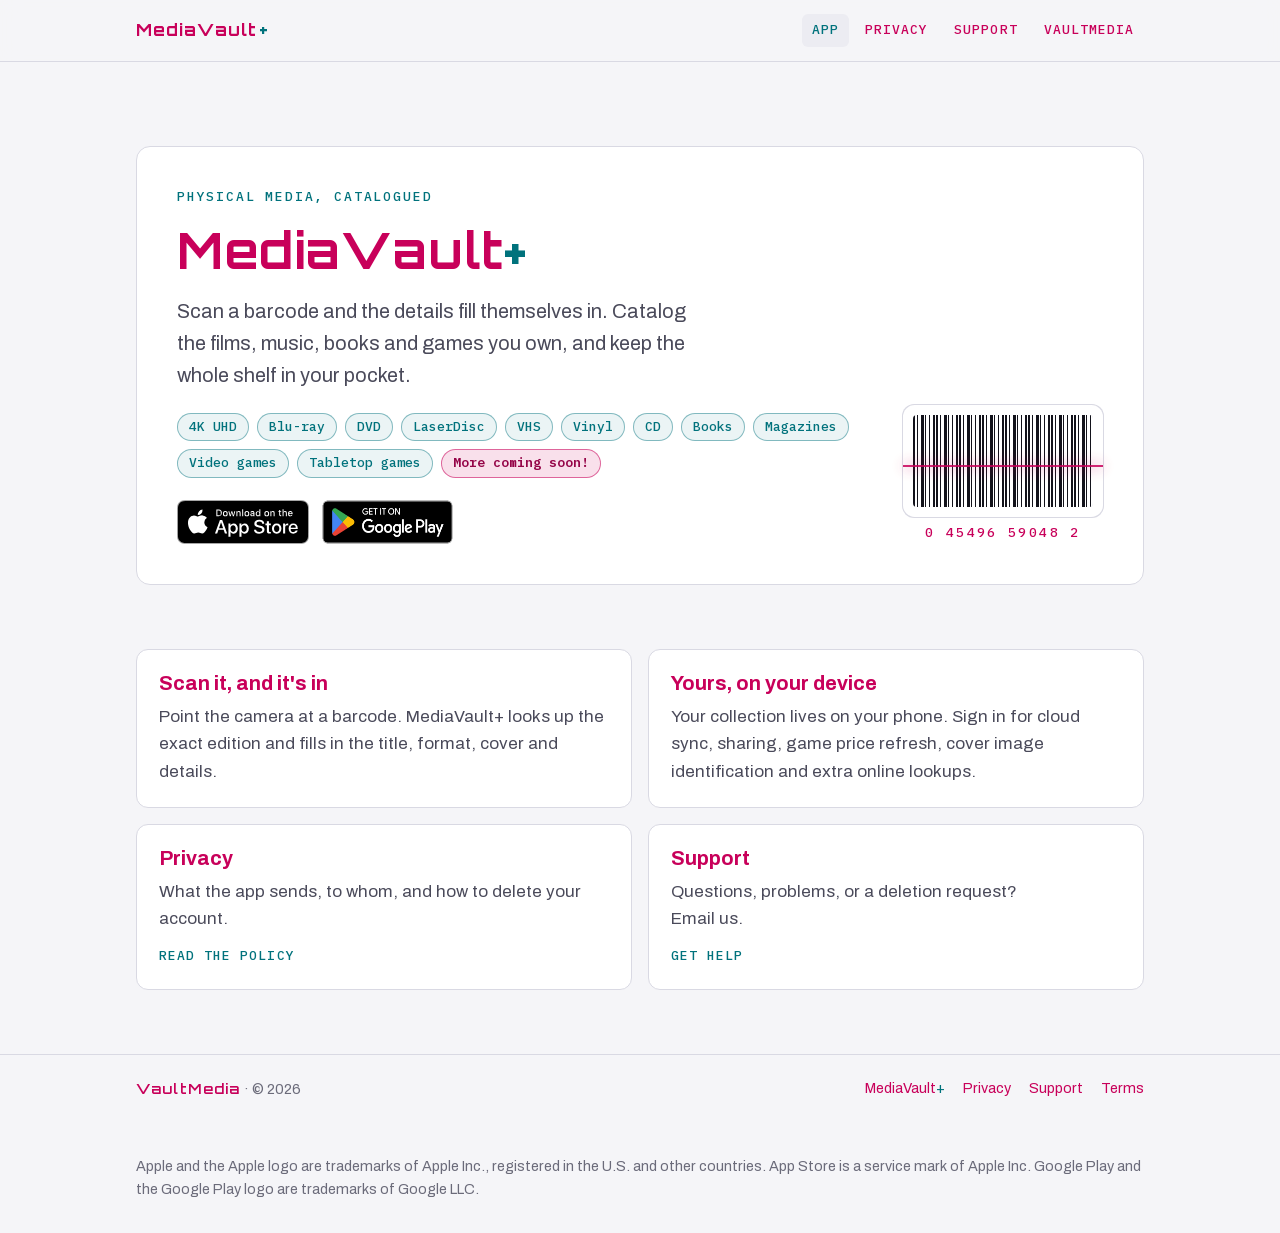
<file: index.html>
<!doctype html>
<html lang="en">
<head>
<meta charset="utf-8">
<meta name="viewport" content="width=device-width, initial-scale=1, viewport-fit=cover">
<title>MediaVault+</title>
<meta name="description" content="MediaVault+ catalogs the films, music, books and games you own. Scan a barcode and the details fill in.">
<meta name="color-scheme" content="dark light">

<link rel="stylesheet" href="/style.css">
<link rel="icon" href="/favicon.ico" sizes="16x16 32x32 48x48">
<link rel="icon" type="image/png" sizes="32x32" href="/favicon-32.png">
<link rel="apple-touch-icon" sizes="180x180" href="/apple-touch-icon.png">
</head>
<body>
<a class="skip" href="#main">Skip to content</a>
<header class="site-header">
  <div class="wrap">
    <a class="wordmark" href="/" aria-label="MediaVault+ home">MediaVault<span class="plus">+</span></a>
    <nav class="nav" aria-label="Main">
      <a href="/" aria-current="page">App</a>
      <a href="/privacy.html">Privacy</a>
      <a href="/support.html">Support</a>
      <a href="/vaultmedia/">VaultMedia</a>
    </nav>
  </div>
</header>
<div class="page">
<div class="wrap hero">
    <div class="label">
      <div>
        <p class="eyebrow">Physical media, catalogued</p>
        <h1>MediaVault<span class="plus">+</span></h1>
        <p class="lede">Scan a barcode and the details fill themselves in. Catalog the films, music, books and games you own, and keep the whole shelf in your pocket.</p>
        <ul class="formats" aria-label="Supported formats">
          <li>4K UHD</li><li>Blu-ray</li><li>DVD</li><li>LaserDisc</li><li>VHS</li><li>Vinyl</li><li>CD</li><li>Books</li><li>Magazines</li><li>Video games</li><li>Tabletop games</li><li class="soon">More coming soon!</li>
        </ul>
        <div class="stores">
          <span class="badge"><img class="badge-apple" src="/badges/appstore-badge.svg" alt="Download on the App Store"></span>
          <span class="badge"><img class="badge-google" src="/badges/googleplay-badge.png" alt="Get it on Google Play"></span>
        </div>
      </div>
      <div class="barcode" aria-hidden="true">
        <div class="bars"></div>
        <div class="scanline"></div>
        <div class="digits">0 45496 59048 2</div>
      </div>
    </div>
  </div>
  <main id="main" class="wrap">
    <div class="cards">
      <div class="card">
        <h2>Scan it, and it's in</h2>
        <p>Point the camera at a barcode. MediaVault+ looks up the exact edition and fills in the title, format, cover and details.</p>
      </div>
      <div class="card">
        <h2>Yours, on your device</h2>
        <p>Your collection lives on your phone. Sign in for cloud sync, sharing, game price refresh, cover image identification and extra online lookups.</p>
      </div>
      <div class="card">
        <h2>Privacy</h2>
        <p>What the app sends, to whom, and how to delete your account.</p>
        <a class="go" href="/privacy.html">Read the policy</a>
      </div>
      <div class="card">
        <h2>Support</h2>
        <p>Questions, problems, or a deletion request?<br>Email us.</p>
        <a class="go" href="/support.html">Get help</a>
      </div>
    </div>
  </main>
</div>
<footer class="site-footer">
  <div class="wrap">
    <span><span class="company">VaultMedia</span> · <span class="year">© 2026</span></span>
    <nav aria-label="Footer">
      <a href="/">MediaVault<span class="plus">+</span></a>
      <a href="/privacy.html">Privacy</a>
      <a href="/support.html">Support</a>
      <a href="/terms.html">Terms</a>
    </nav>
  </div>
  <div class="wrap tm">Apple and the Apple logo are trademarks of Apple Inc., registered in the U.S. and other countries. App Store is a service mark of Apple Inc. Google Play and the Google Play logo are trademarks of Google LLC.</div>
</footer>
</body>
</html>
</file>
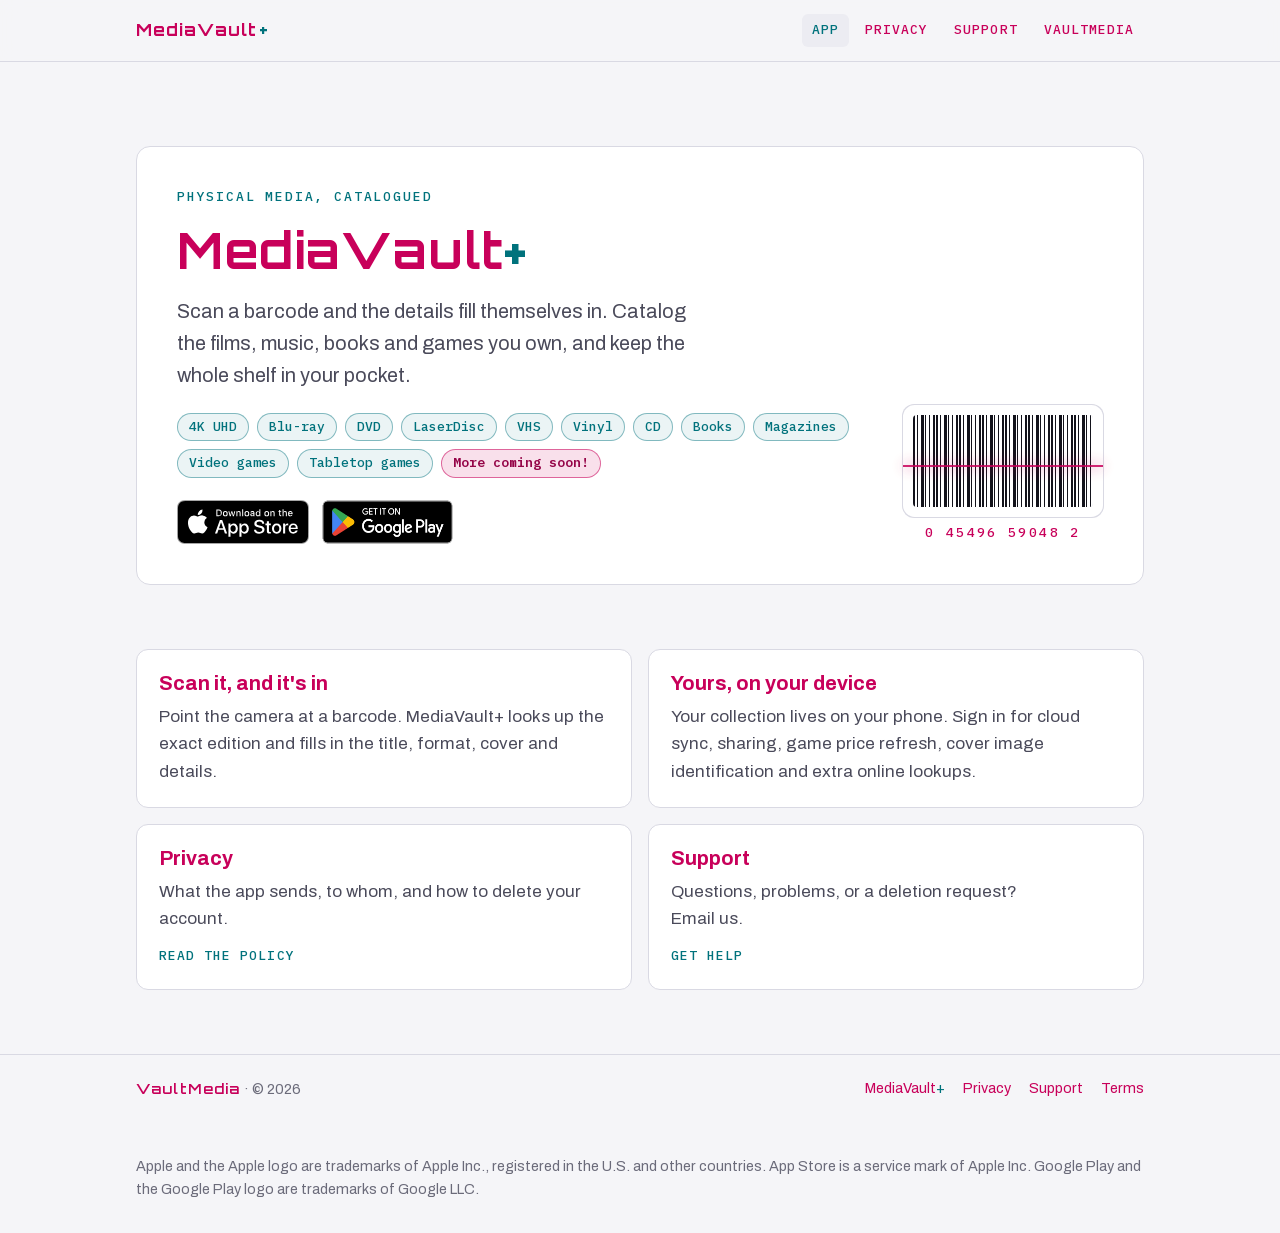
<file: mediavaultplus/index.html>
<!doctype html>
<html lang="en">
<head>
<meta charset="utf-8">
<meta name="viewport" content="width=device-width, initial-scale=1">
<title>MediaVault+</title>
<link rel="canonical" href="https://mediavaultplus.app/">
<meta name="robots" content="noindex">
<meta http-equiv="refresh" content="0; url=/">
<script>location.replace("/" + location.search + location.hash);</script>
<link rel="icon" href="/favicon.ico" sizes="16x16 32x32 48x48">
<link rel="icon" type="image/png" sizes="32x32" href="/favicon-32.png">
<link rel="apple-touch-icon" sizes="180x180" href="/apple-touch-icon.png">
</head>
<body>
<p>This page has moved to <a href="/">mediavaultplus.app/</a>.</p>
</body>
</html>
</file>
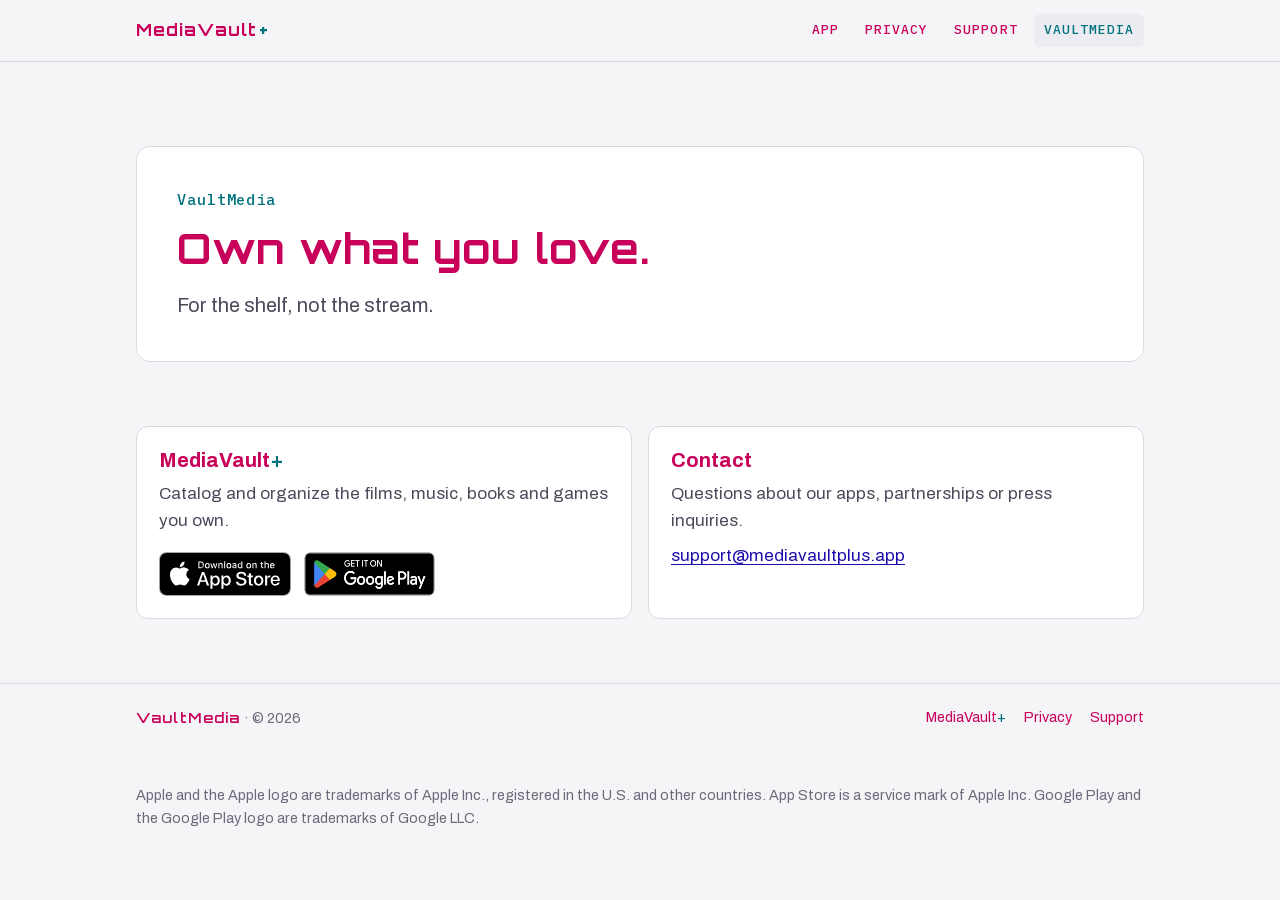
<file: vaultmedia/index.html>
<!doctype html>
<html lang="en">
<head>
<meta charset="utf-8">
<meta name="viewport" content="width=device-width, initial-scale=1, viewport-fit=cover">
<title>VaultMedia</title>
<meta name="description" content="VaultMedia makes MediaVault+. Own what you love.">
<meta name="color-scheme" content="dark light">

<link rel="stylesheet" href="/style.css">
<link rel="icon" href="/favicon.ico" sizes="16x16 32x32 48x48">
<link rel="icon" type="image/png" sizes="32x32" href="/favicon-32.png">
<link rel="apple-touch-icon" sizes="180x180" href="/apple-touch-icon.png">
</head>
<body>
<a class="skip" href="#main">Skip to content</a>
<header class="site-header">
  <div class="wrap">
    <a class="wordmark" href="/" aria-label="MediaVault+ home">MediaVault<span class="plus">+</span></a>
    <nav class="nav" aria-label="Main">
      <a href="/">App</a>
      <a href="/privacy.html">Privacy</a>
      <a href="/support.html">Support</a>
      <a href="/vaultmedia/" aria-current="page">VaultMedia</a>
    </nav>
  </div>
</header>
<div class="page">
<div class="wrap hero">
    <div class="label">
      <div>
        <p class="eyebrow name">VaultMedia</p>
        <h1 style="font-size: clamp(1.8rem, 5vw, 2.6rem);">Own what you love.</h1>
        <p class="lede">For the shelf, not the stream.</p>
      </div>
    </div>
  </div>
  <main id="main" class="wrap">
    <div class="cards">
      <div class="card">
        <h2>MediaVault<span class="plus">+</span></h2>
        <p>Catalog and organize the films, music, books and games you own.</p>
        <div class="stores">
          <span class="badge"><img class="badge-apple" src="/badges/appstore-badge.svg" alt="Download on the App Store"></span>
          <span class="badge"><img class="badge-google" src="/badges/googleplay-badge.png" alt="Get it on Google Play"></span>
        </div>
      </div>
      <div class="card">
        <h2>Contact</h2>
        <p>Questions about our apps, partnerships or press inquiries.</p>
        <p><a href="mailto:support@mediavaultplus.app">support@mediavaultplus.app</a></p>
      </div>
    </div>
  </main>
</div>
<footer class="site-footer">
  <div class="wrap">
    <span><span class="company">VaultMedia</span> · <span class="year">© 2026</span></span>
    <nav aria-label="Footer">
      <a href="/">MediaVault<span class="plus">+</span></a>
      <a href="/privacy.html">Privacy</a>
      <a href="/support.html">Support</a>
    </nav>
  </div>
  <div class="wrap tm">Apple and the Apple logo are trademarks of Apple Inc., registered in the U.S. and other countries. App Store is a service mark of Apple Inc. Google Play and the Google Play logo are trademarks of Google LLC.</div>
</footer>
</body>
</html>
</file>
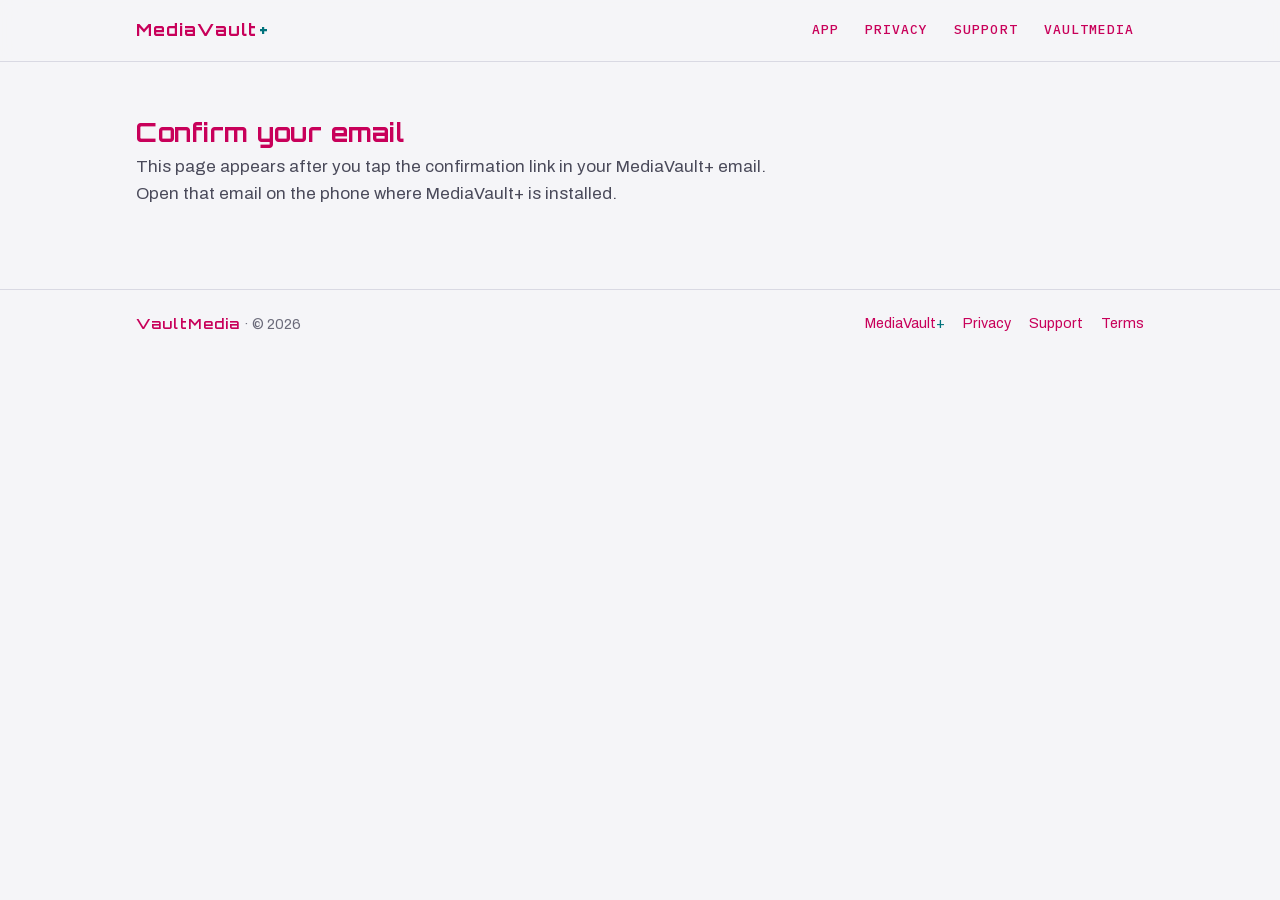
<file: confirm.html>
<!doctype html>
<html lang="en">
<head>
<meta charset="utf-8">
<meta name="viewport" content="width=device-width, initial-scale=1, viewport-fit=cover">
<title>Confirm your email · MediaVault+</title>
<meta name="description" content="Open MediaVault+ to finish confirming your email address.">
<meta name="color-scheme" content="dark light">
<meta name="robots" content="noindex">
<meta name="referrer" content="no-referrer">
<meta http-equiv="Content-Security-Policy" content="default-src 'none'; style-src 'self' 'unsafe-inline'; font-src 'self'; img-src 'self'; script-src 'sha256-oDObVQAdvpX/jYEX+I9ONuGHHvudhq7jEpKMPNondHc='; base-uri 'none'; form-action 'none'">
<link rel="stylesheet" href="/style.css">
<style>
  .open-app { display: inline-block; margin: 8px 0 20px; padding: 14px 28px; border-radius: 10px; background: var(--pink); color: #FFFFFF; font-weight: 700; text-decoration: none; }
  .open-app:hover { color: #FFFFFF; text-decoration: underline; }
  [hidden] { display: none !important; }
</style>
<link rel="icon" href="/favicon.ico" sizes="16x16 32x32 48x48">
<link rel="icon" type="image/png" sizes="32x32" href="/favicon-32.png">
<link rel="apple-touch-icon" sizes="180x180" href="/apple-touch-icon.png">
</head>
<body>
<a class="skip" href="#main">Skip to content</a>
<header class="site-header">
  <div class="wrap">
    <a class="wordmark" href="/" aria-label="MediaVault+ home">MediaVault<span class="plus">+</span></a>
    <nav class="nav" aria-label="Main">
      <a href="/">App</a>
      <a href="/privacy.html">Privacy</a>
      <a href="/support.html">Support</a>
      <a href="/vaultmedia/">VaultMedia</a>
    </nav>
  </div>
</header>
<div class="page">
<main id="main" class="wrap" style="padding-top: clamp(32px, 6vw, 56px);">
    <article class="prose">
      <div id="handoff" hidden>
        <h1>Confirm your email</h1>
        <p id="status">Opening MediaVault+…</p>
        <a id="open-app" class="open-app" href="#">Open MediaVault+</a>
        <p>Open this link on the phone where MediaVault+ is installed.</p>
      </div>
      <div id="incomplete" hidden>
        <h1>This link can't be used</h1>
        <p>This confirmation link is incomplete. If you already confirmed your account, open MediaVault+ and sign in.</p>
        <p>If the app says your email is not confirmed, create the account again from the sign-in screen with the same email address and password. We will send a new confirmation email.</p>
      </div>
      <div id="ok" hidden>
        <h1>Your email is confirmed</h1>
        <p>Go back to MediaVault+ and sign in with your email and password.</p>
        <a class="open-app" href="vhsvault://">Open MediaVault+</a>
        <p>If the button does nothing, open MediaVault+ from your home screen. Use the phone where the app is installed.</p>
      </div>
      <div id="bad" hidden>
        <h1>This link can't be used</h1>
        <p>The confirmation link has expired or was already used. If you already confirmed your account, open MediaVault+ and sign in.</p>
        <p>If the app says your email is not confirmed, create the account again from the sign-in screen with the same email address and password. We will send a new confirmation email.</p>
      </div>
      <div id="idle">
        <h1>Confirm your email</h1>
        <p>This page appears after you tap the confirmation link in your MediaVault+ email. Open that email on the phone where MediaVault+ is installed.</p>
      </div>
    </article>
  </main>
</div>
<footer class="site-footer">
  <div class="wrap">
    <span><span class="company">VaultMedia</span> · <span class="year">© 2026</span></span>
    <nav aria-label="Footer">
      <a href="/">MediaVault<span class="plus">+</span></a>
      <a href="/privacy.html">Privacy</a>
      <a href="/support.html">Support</a>
      <a href="/terms.html">Terms</a>
    </nav>
  </div>
</footer>
<script>
// Hand-off from the Supabase Confirm signup email to the app. The token hash arrives in the URL fragment (never sent to this web
// server), is checked here, removed from the address bar, and passed only to the app's own vhsvault:// link. Nothing else loads.
// Without a token (an older email that used Supabase's own confirmation link, or the redirect Supabase makes after confirming) this page
// only reads the outcome from the address, shows a message and clears the address: nothing is sent anywhere or stored.
(function () {
  var hash = new URLSearchParams(location.hash.replace(/^#/, ''));
  var query = new URLSearchParams(location.search);
  function get(name) { return hash.get(name) || query.get(name) || ''; }
  function show(id) {
    ['handoff', 'incomplete', 'ok', 'bad', 'idle'].forEach(function (k) { document.getElementById(k).hidden = k !== id; });
  }
  var hasToken = hash.has('token_hash');
  var tokenHash = hash.get('token_hash') || '';
  var type = hash.get('type') || '';
  var failed = get('error') !== '' || get('error_code') !== '' || get('error_description') !== '';
  var succeeded = !failed && (get('code') !== '' || get('access_token') !== '' ||
    /^(signup|email_change|email|invite)$/.test(get('type')));
  // Clear the fragment so the token does not stay in the address bar or browser history entry.
  try { history.replaceState(null, '', location.pathname); } catch (e) { /* ignore */ }

  if (hasToken) {
    if (!/^[A-Za-z0-9_-]{16,128}$/.test(tokenHash) || type !== 'email') { show('incomplete'); return; }
    var appLink = 'vhsvault://auth-callback?token_hash=' + encodeURIComponent(tokenHash) + '&type=email';
    document.getElementById('open-app').setAttribute('href', appLink);
    document.getElementById('status').textContent = "If the app didn't open, tap the button.";
    show('handoff');
    location.href = appLink;
    return;
  }
  show(failed ? 'bad' : succeeded ? 'ok' : 'idle');
})();
</script>
</body>
</html>
</file>
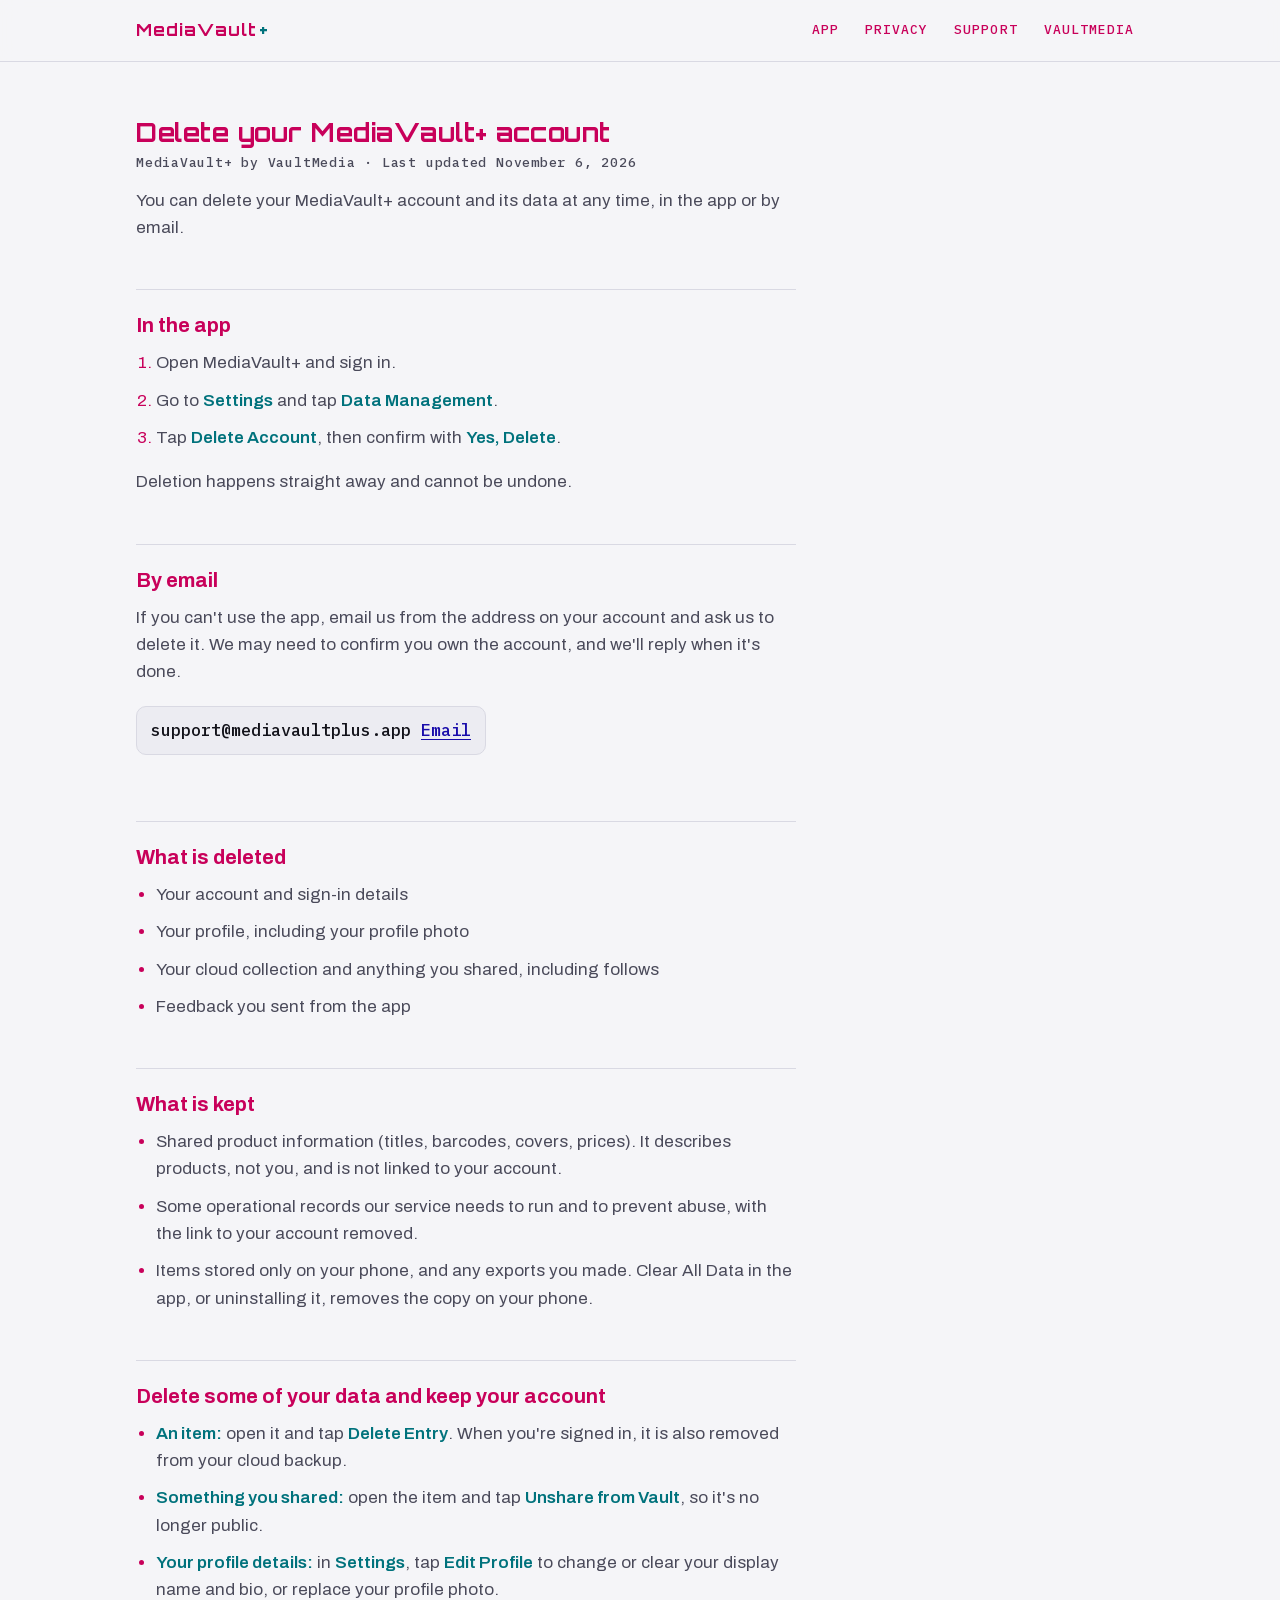
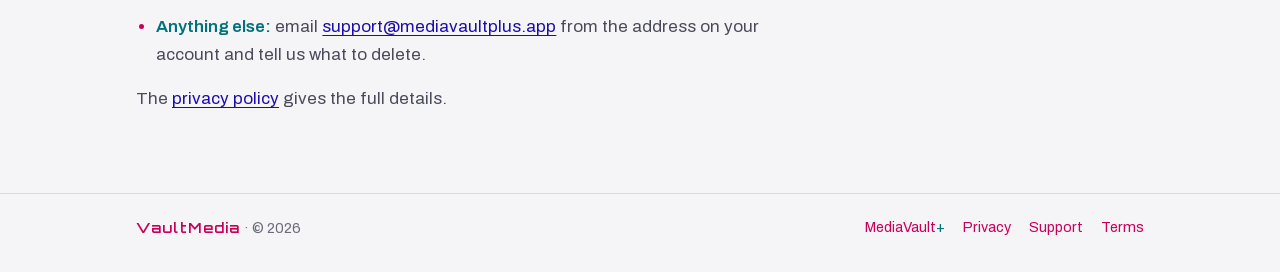
<file: delete-account.html>
<!doctype html>
<html lang="en">
<head>
<meta charset="utf-8">
<meta name="viewport" content="width=device-width, initial-scale=1, viewport-fit=cover">
<title>Delete your account · MediaVault+</title>
<meta name="description" content="How to delete your MediaVault+ account and data, by VaultMedia: in the app or by email.">
<meta name="color-scheme" content="dark light">

<link rel="stylesheet" href="/style.css">
<link rel="icon" href="/favicon.ico" sizes="16x16 32x32 48x48">
<link rel="icon" type="image/png" sizes="32x32" href="/favicon-32.png">
<link rel="apple-touch-icon" sizes="180x180" href="/apple-touch-icon.png">
</head>
<body>
<a class="skip" href="#main">Skip to content</a>
<header class="site-header">
  <div class="wrap">
    <a class="wordmark" href="/" aria-label="MediaVault+ home">MediaVault<span class="plus">+</span></a>
    <nav class="nav" aria-label="Main">
      <a href="/">App</a>
      <a href="/privacy.html">Privacy</a>
      <a href="/support.html">Support</a>
      <a href="/vaultmedia/">VaultMedia</a>
    </nav>
  </div>
</header>
<div class="page">
<main id="main" class="wrap" style="padding-top: clamp(32px, 6vw, 56px);">
    <article class="prose">
      <h1>Delete your MediaVault+ account</h1>
      <p class="meta">MediaVault+ by VaultMedia · Last updated November 6, 2026</p>
      <p>You can delete your MediaVault<span class="plus">+</span> account and its data at any time, in the app or by email.</p>

      <h2>In the app</h2>
      <ol>
        <li>Open MediaVault<span class="plus">+</span> and sign in.</li>
        <li>Go to <strong>Settings</strong> and tap <strong>Data Management</strong>.</li>
        <li>Tap <strong>Delete Account</strong>, then confirm with <strong>Yes, Delete</strong>.</li>
      </ol>
      <p>Deletion happens straight away and cannot be undone.</p>

      <h2>By email</h2>
      <p>If you can't use the app, email us from the address on your account and ask us to delete it. We may need to confirm you own the account, and we'll reply when it's done.</p>
      <div class="email"><span>support@mediavaultplus.app</span><a href="mailto:support@mediavaultplus.app?subject=Delete%20my%20MediaVault%2B%20account">Email</a></div>

      <h2>What is deleted</h2>
      <ul>
        <li>Your account and sign-in details</li>
        <li>Your profile, including your profile photo</li>
        <li>Your cloud collection and anything you shared, including follows</li>
        <li>Feedback you sent from the app</li>
      </ul>

      <h2>What is kept</h2>
      <ul>
        <li>Shared product information (titles, barcodes, covers, prices). It describes products, not you, and is not linked to your account.</li>
        <li>Some operational records our service needs to run and to prevent abuse, with the link to your account removed.</li>
        <li>Items stored only on your phone, and any exports you made. Clear All Data in the app, or uninstalling it, removes the copy on your phone.</li>
      </ul>
      <h2 id="delete-some-data">Delete some of your data and keep your account</h2>
      <ul>
        <li><strong>An item:</strong> open it and tap <strong>Delete Entry</strong>. When you're signed in, it is also removed from your cloud backup.</li>
        <li><strong>Something you shared:</strong> open the item and tap <strong>Unshare from Vault</strong>, so it's no longer public.</li>
        <li><strong>Your profile details:</strong> in <strong>Settings</strong>, tap <strong>Edit Profile</strong> to change or clear your display name and bio, or replace your profile photo.</li>
        <li><strong>Anything else:</strong> email <a class="textlink" href="mailto:support@mediavaultplus.app?subject=Delete%20some%20of%20my%20MediaVault%2B%20data">support@mediavaultplus.app</a> from the address on your account and tell us what to delete.</li>
      </ul>
      <p>The <a class="textlink" href="/privacy.html#privacy-deletion">privacy policy</a> gives the full details.</p>
    </article>
  </main>
</div>
<footer class="site-footer">
  <div class="wrap">
    <span><span class="company">VaultMedia</span> · <span class="year">© 2026</span></span>
    <nav aria-label="Footer">
      <a href="/">MediaVault<span class="plus">+</span></a>
      <a href="/privacy.html">Privacy</a>
      <a href="/support.html">Support</a>
      <a href="/terms.html">Terms</a>
    </nav>
  </div>
</footer>
</body>
</html>
</file>
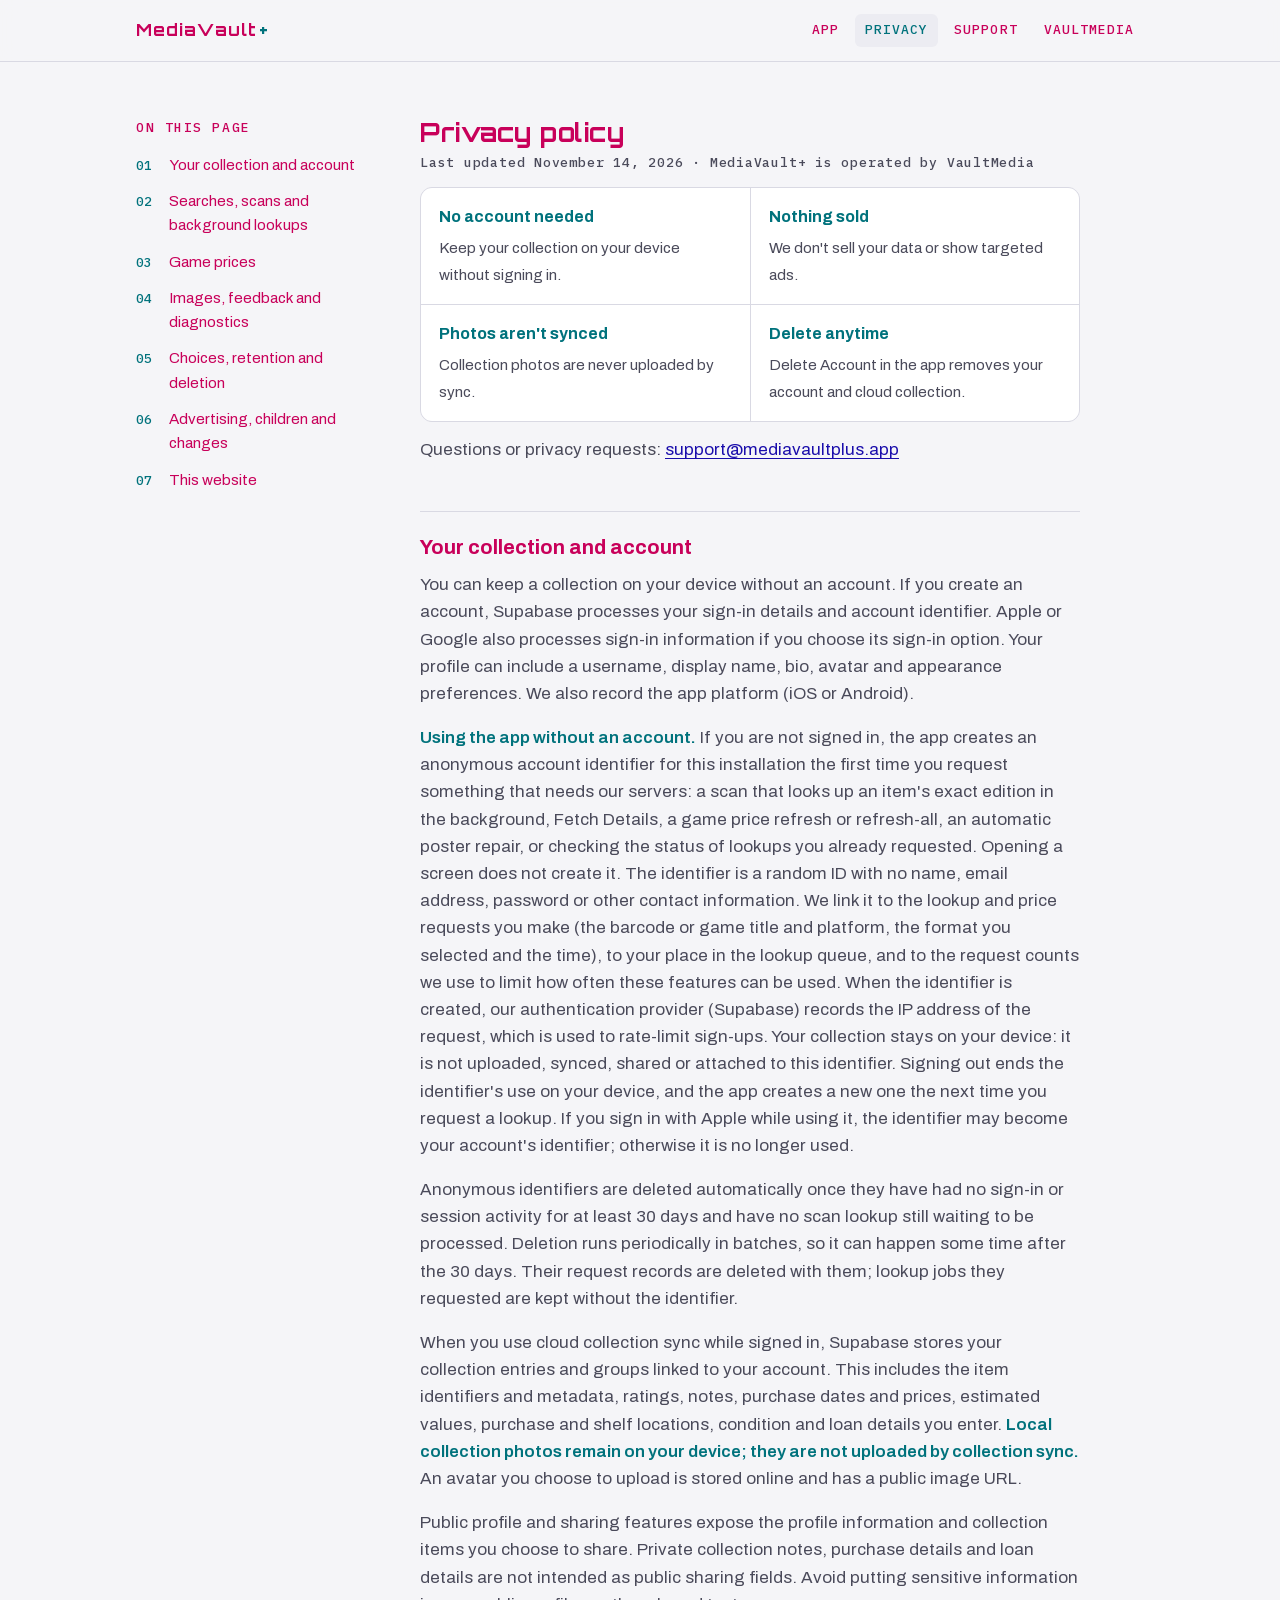
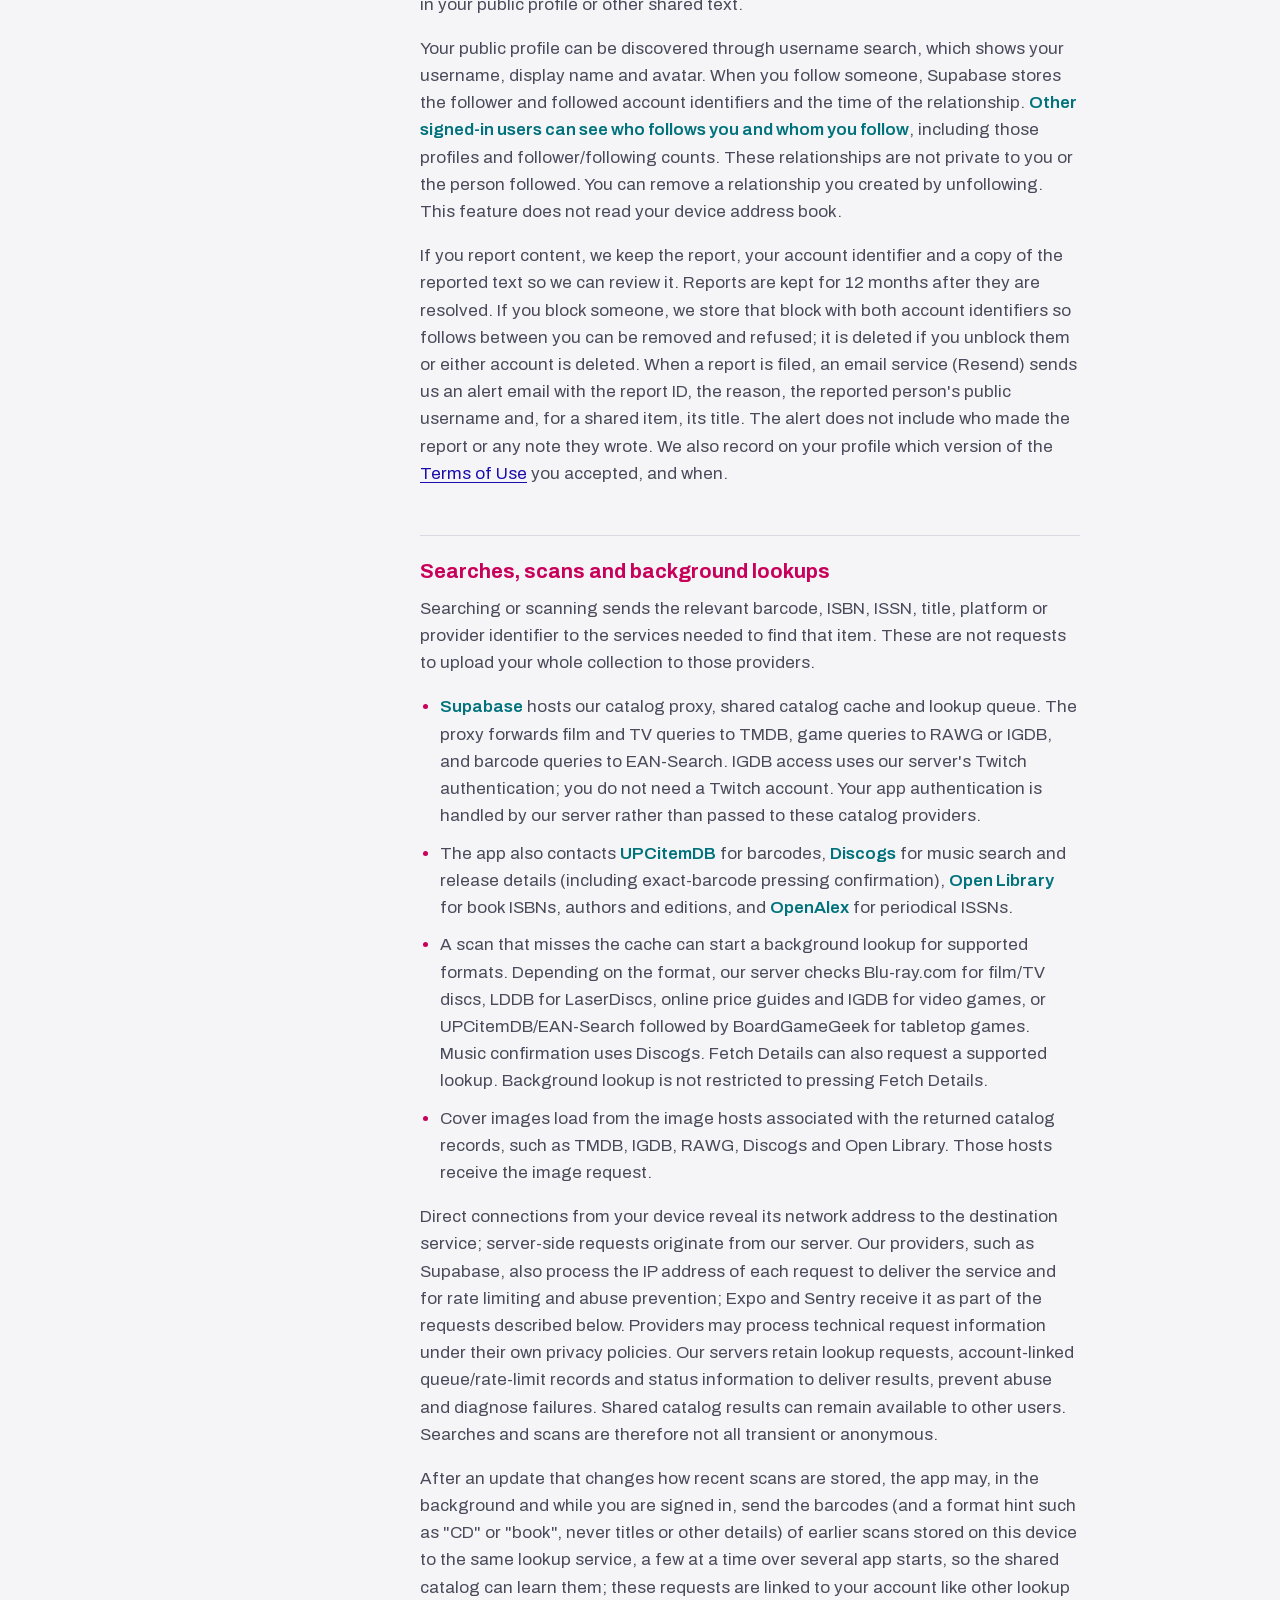
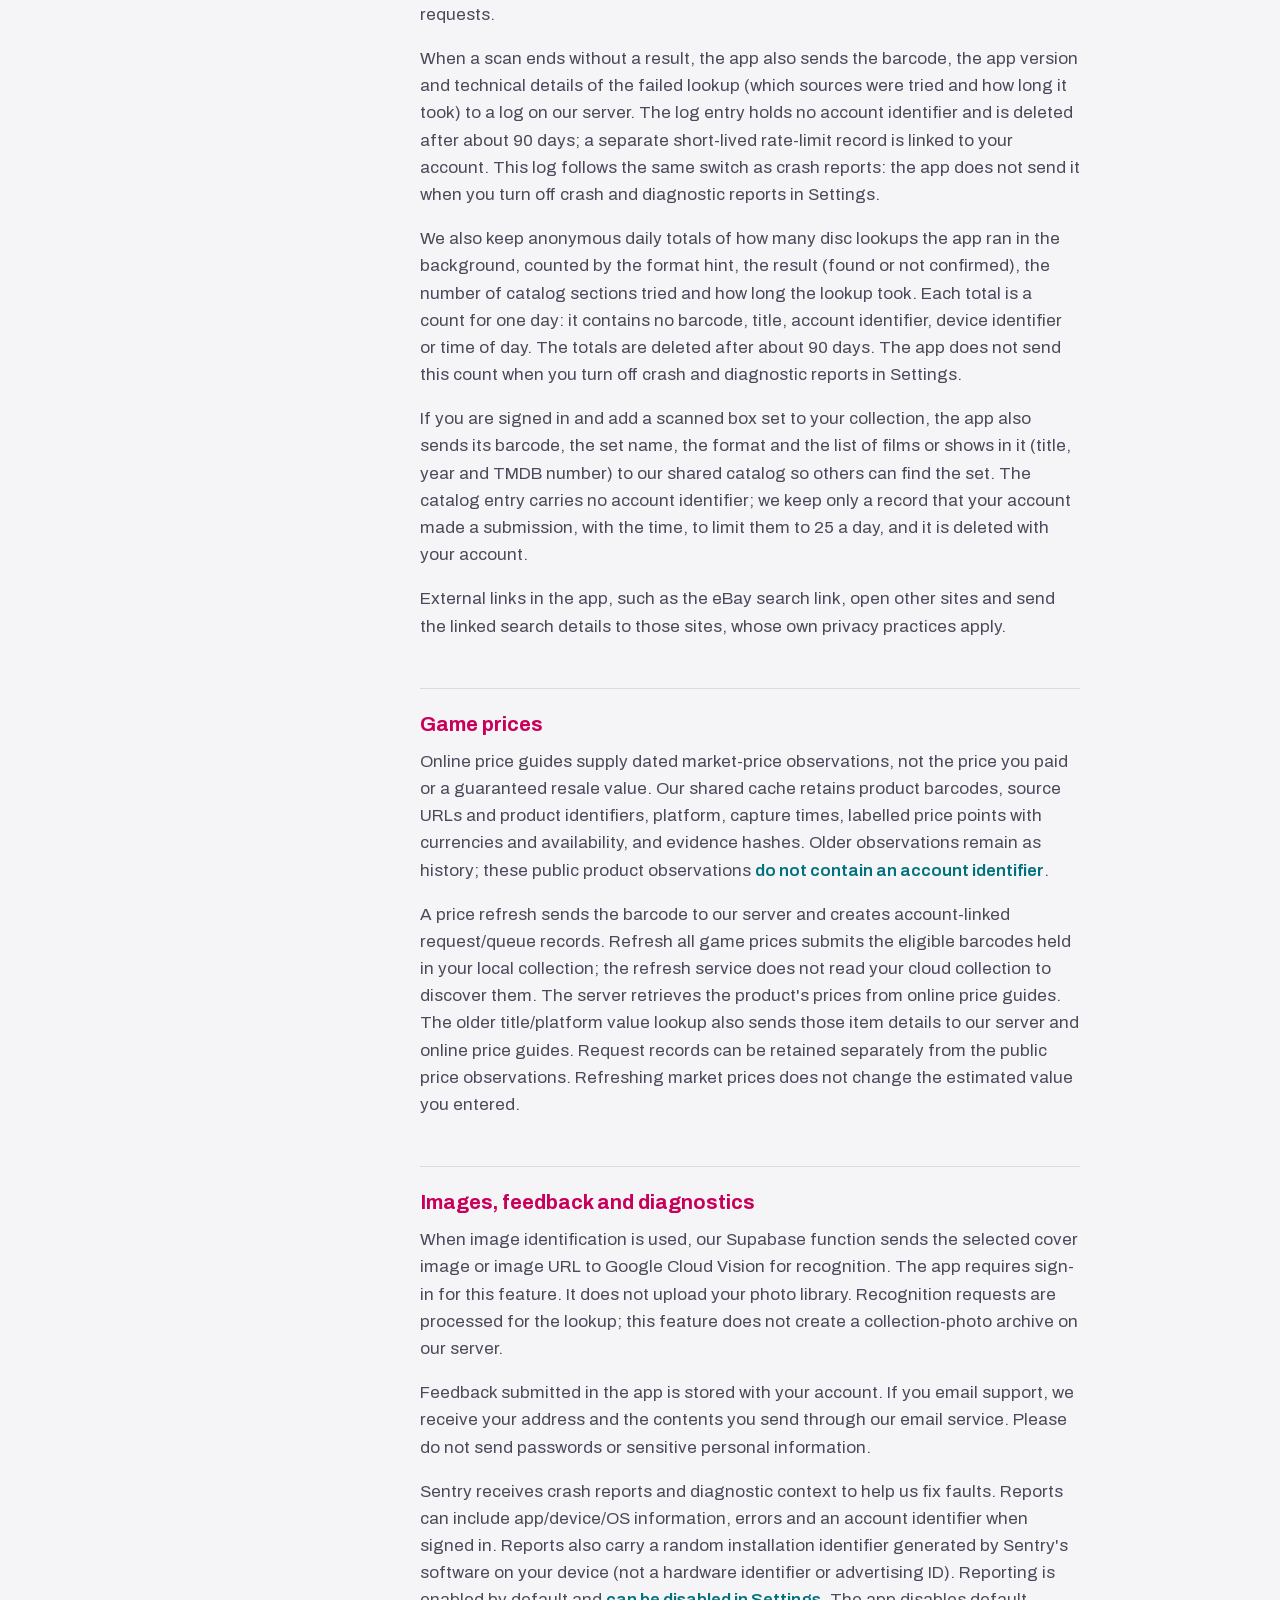
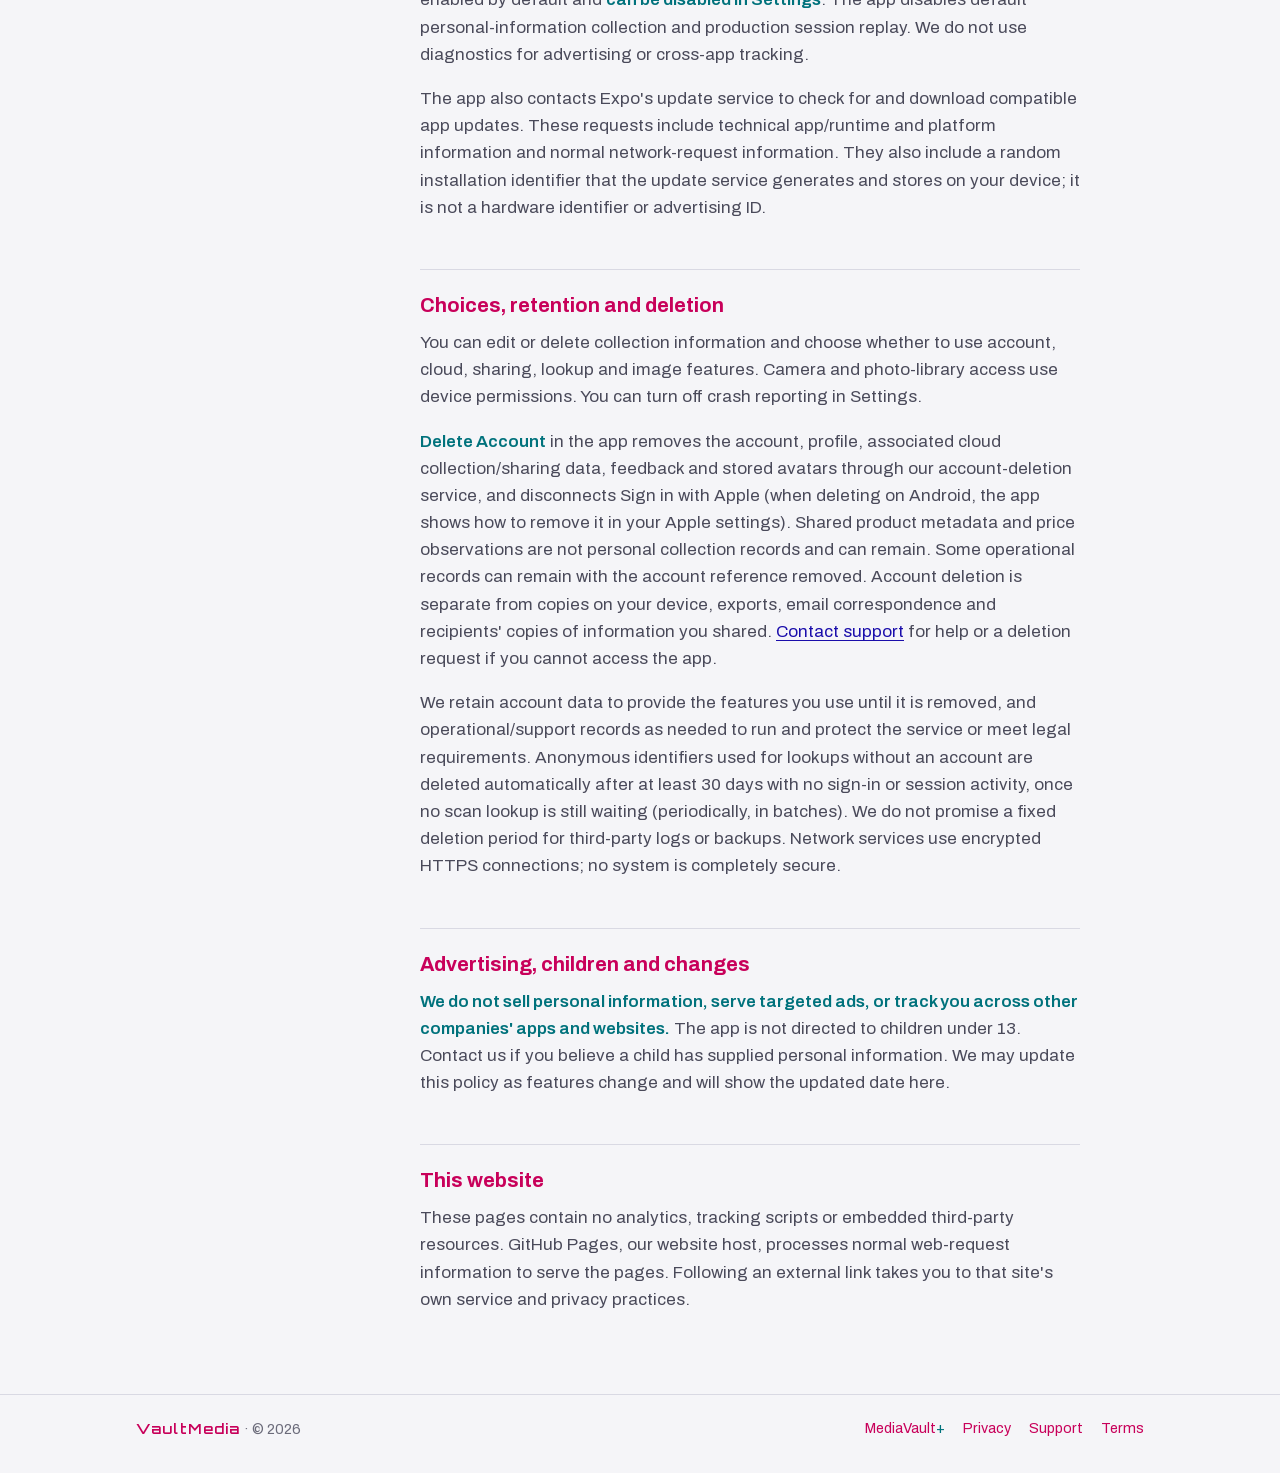
<file: privacy.html>
<!doctype html>
<html lang="en">
<head>
<meta charset="utf-8">
<meta name="viewport" content="width=device-width, initial-scale=1, viewport-fit=cover">
<title>Privacy Policy · MediaVault+</title>
<meta name="description" content="How MediaVault+ handles your information, who it is shared with, and how to delete your account.">
<meta name="color-scheme" content="dark light">

<link rel="stylesheet" href="/style.css">
<link rel="icon" href="/favicon.ico" sizes="16x16 32x32 48x48">
<link rel="icon" type="image/png" sizes="32x32" href="/favicon-32.png">
<link rel="apple-touch-icon" sizes="180x180" href="/apple-touch-icon.png">
</head>
<body>
<a class="skip" href="#main">Skip to content</a>
<header class="site-header">
  <div class="wrap">
    <a class="wordmark" href="/" aria-label="MediaVault+ home">MediaVault<span class="plus">+</span></a>
    <nav class="nav" aria-label="Main">
      <a href="/">App</a>
      <a href="/privacy.html" aria-current="page">Privacy</a>
      <a href="/support.html">Support</a>
      <a href="/vaultmedia/">VaultMedia</a>
    </nav>
  </div>
</header>
<div class="page">
<main id="main" class="wrap" style="padding-top: clamp(32px, 6vw, 56px);">
    <div class="columns">
      <aside class="toc" aria-label="On this page">
        <p>On this page</p>
        <ol>
          <li><a href="#privacy-account">Your collection and account</a></li>
          <li><a href="#privacy-lookups">Searches, scans and background lookups</a></li>
          <li><a href="#privacy-prices">Game prices</a></li>
          <li><a href="#privacy-diagnostics">Images, feedback and diagnostics</a></li>
          <li><a href="#privacy-deletion">Choices, retention and deletion</a></li>
          <li><a href="#privacy-children">Advertising, children and changes</a></li>
          <li><a href="#privacy-website">This website</a></li>
        </ol>
      </aside>
      <article class="prose">
        <h1>Privacy policy</h1>
        <p class="meta">Last updated November 14, 2026 · MediaVault+ is operated by VaultMedia</p>

        <div class="glance" role="region" aria-label="At a glance">
          <div><b>No account needed</b><span>Keep your collection on your device without signing in.</span></div>
          <div><b>Nothing sold</b><span>We don't sell your data or show targeted ads.</span></div>
          <div><b>Photos aren't synced</b><span>Collection photos are never uploaded by sync.</span></div>
          <div><b>Delete anytime</b><span>Delete Account in the app removes your account and cloud collection.</span></div>
        </div>
        <p style="margin-top:14px">Questions or privacy requests: <a href="mailto:support@mediavaultplus.app">support@mediavaultplus.app</a></p>

        <h2 id="privacy-account">Your collection and account</h2>
        <p>You can keep a collection on your device without an account. If you create an account, Supabase processes your sign-in details and account identifier. Apple or Google also processes sign-in information if you choose its sign-in option. Your profile can include a username, display name, bio, avatar and appearance preferences. We also record the app platform (iOS or Android).</p>
        <p><strong>Using the app without an account.</strong> If you are not signed in, the app creates an anonymous account identifier for this installation the first time you request something that needs our servers: a scan that looks up an item's exact edition in the background, Fetch Details, a game price refresh or refresh-all, an automatic poster repair, or checking the status of lookups you already requested. Opening a screen does not create it. The identifier is a random ID with no name, email address, password or other contact information. We link it to the lookup and price requests you make (the barcode or game title and platform, the format you selected and the time), to your place in the lookup queue, and to the request counts we use to limit how often these features can be used. When the identifier is created, our authentication provider (Supabase) records the IP address of the request, which is used to rate-limit sign-ups. Your collection stays on your device: it is not uploaded, synced, shared or attached to this identifier. Signing out ends the identifier's use on your device, and the app creates a new one the next time you request a lookup. If you sign in with Apple while using it, the identifier may become your account's identifier; otherwise it is no longer used.</p>
        <p>Anonymous identifiers are deleted automatically once they have had no sign-in or session activity for at least 30 days and have no scan lookup still waiting to be processed. Deletion runs periodically in batches, so it can happen some time after the 30 days. Their request records are deleted with them; lookup jobs they requested are kept without the identifier.</p>
        <p>When you use cloud collection sync while signed in, Supabase stores your collection entries and groups linked to your account. This includes the item identifiers and metadata, ratings, notes, purchase dates and prices, estimated values, purchase and shelf locations, condition and loan details you enter. <strong>Local collection photos remain on your device; they are not uploaded by collection sync.</strong> An avatar you choose to upload is stored online and has a public image URL.</p>
        <p>Public profile and sharing features expose the profile information and collection items you choose to share. Private collection notes, purchase details and loan details are not intended as public sharing fields. Avoid putting sensitive information in your public profile or other shared text.</p>
        <p>Your public profile can be discovered through username search, which shows your username, display name and avatar. When you follow someone, Supabase stores the follower and followed account identifiers and the time of the relationship. <strong>Other signed-in users can see who follows you and whom you follow</strong>, including those profiles and follower/following counts. These relationships are not private to you or the person followed. You can remove a relationship you created by unfollowing. This feature does not read your device address book.</p>
        <p>If you report content, we keep the report, your account identifier and a copy of the reported text so we can review it. Reports are kept for 12 months after they are resolved. If you block someone, we store that block with both account identifiers so follows between you can be removed and refused; it is deleted if you unblock them or either account is deleted. When a report is filed, an email service (Resend) sends us an alert email with the report ID, the reason, the reported person's public username and, for a shared item, its title. The alert does not include who made the report or any note they wrote. We also record on your profile which version of the <a class="textlink" href="/terms.html">Terms of Use</a> you accepted, and when.</p>

        <h2 id="privacy-lookups">Searches, scans and background lookups</h2>
        <p>Searching or scanning sends the relevant barcode, ISBN, ISSN, title, platform or provider identifier to the services needed to find that item. These are not requests to upload your whole collection to those providers.</p>
        <ul>
          <li><strong>Supabase</strong> hosts our catalog proxy, shared catalog cache and lookup queue. The proxy forwards film and TV queries to TMDB, game queries to RAWG or IGDB, and barcode queries to EAN-Search. IGDB access uses our server's Twitch authentication; you do not need a Twitch account. Your app authentication is handled by our server rather than passed to these catalog providers.</li>
          <li>The app also contacts <strong>UPCitemDB</strong> for barcodes, <strong>Discogs</strong> for music search and release details (including exact-barcode pressing confirmation), <strong>Open Library</strong> for book ISBNs, authors and editions, and <strong>OpenAlex</strong> for periodical ISSNs.</li>
          <li>A scan that misses the cache can start a background lookup for supported formats. Depending on the format, our server checks Blu-ray.com for film/TV discs, LDDB for LaserDiscs, online price guides and IGDB for video games, or UPCitemDB/EAN-Search followed by BoardGameGeek for tabletop games. Music confirmation uses Discogs. Fetch Details can also request a supported lookup. Background lookup is not restricted to pressing Fetch Details.</li>
          <li>Cover images load from the image hosts associated with the returned catalog records, such as TMDB, IGDB, RAWG, Discogs and Open Library. Those hosts receive the image request.</li>
        </ul>
        <p>Direct connections from your device reveal its network address to the destination service; server-side requests originate from our server. Our providers, such as Supabase, also process the IP address of each request to deliver the service and for rate limiting and abuse prevention; Expo and Sentry receive it as part of the requests described below. Providers may process technical request information under their own privacy policies. Our servers retain lookup requests, account-linked queue/rate-limit records and status information to deliver results, prevent abuse and diagnose failures. Shared catalog results can remain available to other users. Searches and scans are therefore not all transient or anonymous.</p>
        <p>After an update that changes how recent scans are stored, the app may, in the background and while you are signed in, send the barcodes (and a format hint such as "CD" or "book", never titles or other details) of earlier scans stored on this device to the same lookup service, a few at a time over several app starts, so the shared catalog can learn them; these requests are linked to your account like other lookup requests.</p>
        <p>When a scan ends without a result, the app also sends the barcode, the app version and technical details of the failed lookup (which sources were tried and how long it took) to a log on our server. The log entry holds no account identifier and is deleted after about 90 days; a separate short-lived rate-limit record is linked to your account. This log follows the same switch as crash reports: the app does not send it when you turn off crash and diagnostic reports in Settings.</p>
        <p>We also keep anonymous daily totals of how many disc lookups the app ran in the background, counted by the format hint, the result (found or not confirmed), the number of catalog sections tried and how long the lookup took. Each total is a count for one day: it contains no barcode, title, account identifier, device identifier or time of day. The totals are deleted after about 90 days. The app does not send this count when you turn off crash and diagnostic reports in Settings.</p>
        <p>If you are signed in and add a scanned box set to your collection, the app also sends its barcode, the set name, the format and the list of films or shows in it (title, year and TMDB number) to our shared catalog so others can find the set. The catalog entry carries no account identifier; we keep only a record that your account made a submission, with the time, to limit them to 25 a day, and it is deleted with your account.</p>
        <p>External links in the app, such as the eBay search link, open other sites and send the linked search details to those sites, whose own privacy practices apply.</p>

        <h2 id="privacy-prices">Game prices</h2>
        <p>Online price guides supply dated market-price observations, not the price you paid or a guaranteed resale value. Our shared cache retains product barcodes, source URLs and product identifiers, platform, capture times, labelled price points with currencies and availability, and evidence hashes. Older observations remain as history; these public product observations <strong>do not contain an account identifier</strong>.</p>
        <p>A price refresh sends the barcode to our server and creates account-linked request/queue records. Refresh all game prices submits the eligible barcodes held in your local collection; the refresh service does not read your cloud collection to discover them. The server retrieves the product's prices from online price guides. The older title/platform value lookup also sends those item details to our server and online price guides. Request records can be retained separately from the public price observations. Refreshing market prices does not change the estimated value you entered.</p>

        <h2 id="privacy-diagnostics">Images, feedback and diagnostics</h2>
        <p>When image identification is used, our Supabase function sends the selected cover image or image URL to Google Cloud Vision for recognition. The app requires sign-in for this feature. It does not upload your photo library. Recognition requests are processed for the lookup; this feature does not create a collection-photo archive on our server.</p>
        <p>Feedback submitted in the app is stored with your account. If you email support, we receive your address and the contents you send through our email service. Please do not send passwords or sensitive personal information.</p>
        <p>Sentry receives crash reports and diagnostic context to help us fix faults. Reports can include app/device/OS information, errors and an account identifier when signed in. Reports also carry a random installation identifier generated by Sentry's software on your device (not a hardware identifier or advertising ID). Reporting is enabled by default and <strong>can be disabled in Settings</strong>. The app disables default personal-information collection and production session replay. We do not use diagnostics for advertising or cross-app tracking.</p>
        <p>The app also contacts Expo's update service to check for and download compatible app updates. These requests include technical app/runtime and platform information and normal network-request information. They also include a random installation identifier that the update service generates and stores on your device; it is not a hardware identifier or advertising ID.</p>

        <h2 id="privacy-deletion">Choices, retention and deletion</h2>
        <p>You can edit or delete collection information and choose whether to use account, cloud, sharing, lookup and image features. Camera and photo-library access use device permissions. You can turn off crash reporting in Settings.</p>
        <p><strong>Delete Account</strong> in the app removes the account, profile, associated cloud collection/sharing data, feedback and stored avatars through our account-deletion service, and disconnects Sign in with Apple (when deleting on Android, the app shows how to remove it in your Apple settings). Shared product metadata and price observations are not personal collection records and can remain. Some operational records can remain with the account reference removed. Account deletion is separate from copies on your device, exports, email correspondence and recipients' copies of information you shared. <a class="textlink" href="/support.html">Contact support</a> for help or a deletion request if you cannot access the app.</p>
        <p>We retain account data to provide the features you use until it is removed, and operational/support records as needed to run and protect the service or meet legal requirements. Anonymous identifiers used for lookups without an account are deleted automatically after at least 30 days with no sign-in or session activity, once no scan lookup is still waiting (periodically, in batches). We do not promise a fixed deletion period for third-party logs or backups. Network services use encrypted HTTPS connections; no system is completely secure.</p>

        <h2 id="privacy-children">Advertising, children and changes</h2>
        <p><strong>We do not sell personal information, serve targeted ads, or track you across other companies' apps and websites.</strong> The app is not directed to children under 13. Contact us if you believe a child has supplied personal information. We may update this policy as features change and will show the updated date here.</p>

        <h2 id="privacy-website">This website</h2>
        <p>These pages contain no analytics, tracking scripts or embedded third-party resources. GitHub Pages, our website host, processes normal web-request information to serve the pages. Following an external link takes you to that site's own service and privacy practices.</p>
      </article>
    </div>
  </main>
</div>
<footer class="site-footer">
  <div class="wrap">
    <span><span class="company">VaultMedia</span> · <span class="year">© 2026</span></span>
    <nav aria-label="Footer">
      <a href="/">MediaVault<span class="plus">+</span></a>
      <a href="/privacy.html">Privacy</a>
      <a href="/support.html">Support</a>
      <a href="/terms.html">Terms</a>
    </nav>
  </div>
</footer>
</body>
</html>
</file>
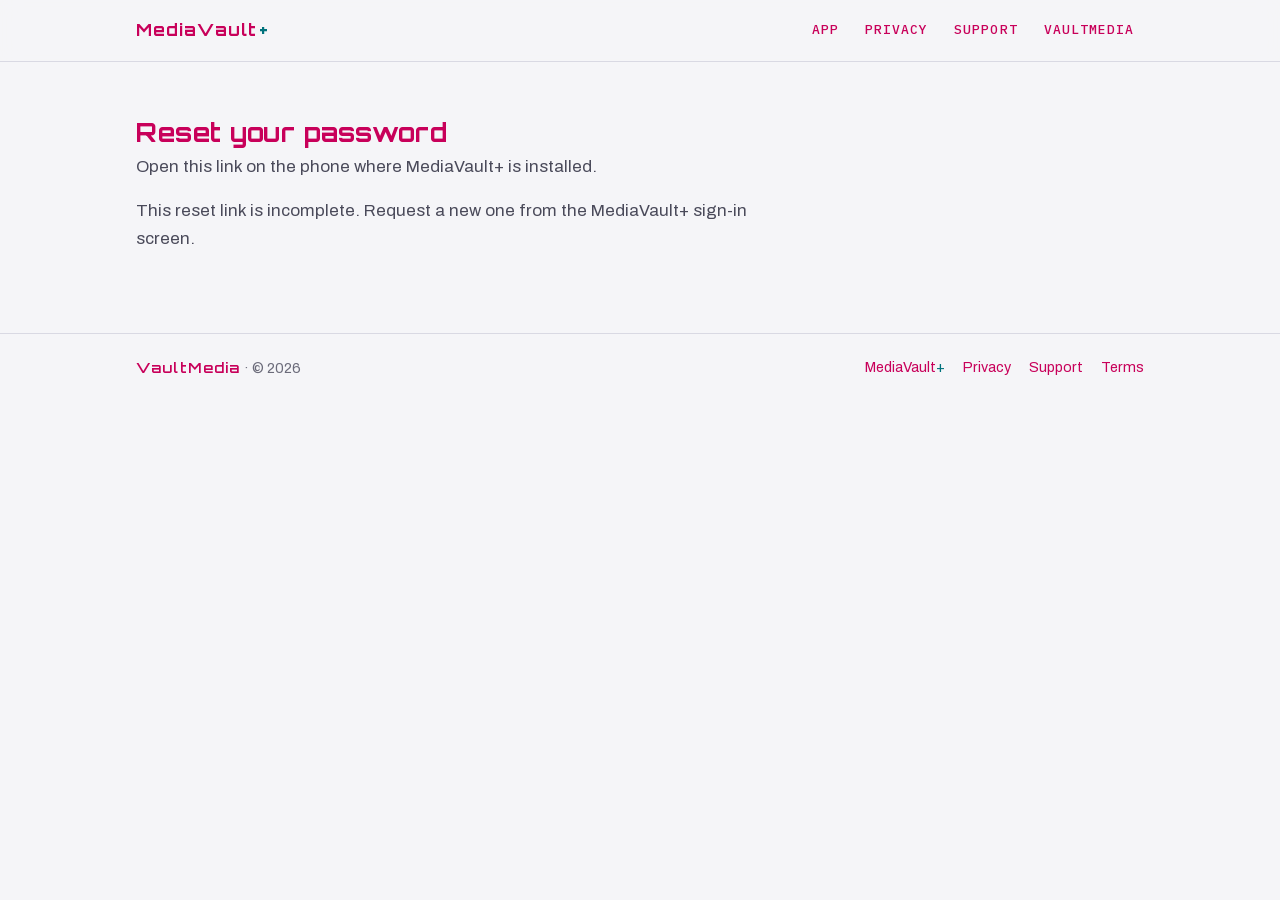
<file: reset.html>
<!doctype html>
<html lang="en">
<head>
<meta charset="utf-8">
<meta name="viewport" content="width=device-width, initial-scale=1, viewport-fit=cover">
<title>Reset password · MediaVault+</title>
<meta name="description" content="Open MediaVault+ to choose a new password.">
<meta name="color-scheme" content="dark light">
<meta name="robots" content="noindex">
<meta name="referrer" content="no-referrer">
<meta http-equiv="Content-Security-Policy" content="default-src 'none'; style-src 'self' 'unsafe-inline'; font-src 'self'; img-src 'self'; script-src 'sha256-vDFVZ3BDzFEIzzhblH+as4H4rYf4hEuNMIHvDy9QHAE='; base-uri 'none'; form-action 'none'">
<link rel="stylesheet" href="/style.css">
<style>
  .open-app { display: inline-block; margin: 8px 0 20px; padding: 14px 28px; border-radius: 10px; background: var(--pink); color: #FFFFFF; font-weight: 700; text-decoration: none; }
  .open-app:hover { color: #FFFFFF; text-decoration: underline; }
  .open-app[hidden] { display: none; }
</style>
<link rel="icon" href="/favicon.ico" sizes="16x16 32x32 48x48">
<link rel="icon" type="image/png" sizes="32x32" href="/favicon-32.png">
<link rel="apple-touch-icon" sizes="180x180" href="/apple-touch-icon.png">
</head>
<body>
<a class="skip" href="#main">Skip to content</a>
<header class="site-header">
  <div class="wrap">
    <a class="wordmark" href="/" aria-label="MediaVault+ home">MediaVault<span class="plus">+</span></a>
    <nav class="nav" aria-label="Main">
      <a href="/">App</a>
      <a href="/privacy.html">Privacy</a>
      <a href="/support.html">Support</a>
      <a href="/vaultmedia/">VaultMedia</a>
    </nav>
  </div>
</header>
<div class="page">
<main id="main" class="wrap" style="padding-top: clamp(32px, 6vw, 56px);">
    <article class="prose">
      <h1>Reset your password</h1>
      <p id="status">Opening MediaVault+…</p>
      <a id="open-app" class="open-app" href="#" hidden>Open MediaVault+</a>
      <p>Open this link on the phone where MediaVault+ is installed.</p>
      <p id="invalid" hidden>This reset link is incomplete. Request a new one from the MediaVault+ sign-in screen.</p>
    </article>
  </main>
</div>
<footer class="site-footer">
  <div class="wrap">
    <span><span class="company">VaultMedia</span> · <span class="year">© 2026</span></span>
    <nav aria-label="Footer">
      <a href="/">MediaVault<span class="plus">+</span></a>
      <a href="/privacy.html">Privacy</a>
      <a href="/support.html">Support</a>
      <a href="/terms.html">Terms</a>
    </nav>
  </div>
</footer>
<script>
// Hand-off from the Supabase Reset Password email to the app. The token hash arrives in the URL fragment (never sent to this web
// server), is checked here, removed from the address bar, and passed only to the app's own vhsvault:// link. Nothing else loads.
(function () {
  var params = new URLSearchParams(location.hash.replace(/^#/, ''));
  var tokenHash = params.get('token_hash') || '';
  var type = params.get('type') || '';
  // Clear the fragment so the token does not stay in the address bar or browser history entry.
  try { history.replaceState(null, '', location.pathname + location.search); } catch (e) { /* ignore */ }

  var status = document.getElementById('status');
  if (!/^[A-Za-z0-9_-]{16,128}$/.test(tokenHash) || type !== 'recovery') {
    status.hidden = true;
    document.getElementById('invalid').hidden = false;
    return;
  }
  var appLink = 'vhsvault://auth-callback?token_hash=' + encodeURIComponent(tokenHash) + '&type=recovery';
  var button = document.getElementById('open-app');
  button.setAttribute('href', appLink);
  button.hidden = false;
  status.textContent = "If the app didn't open, tap the button.";
  location.href = appLink;
})();
</script>
</body>
</html>
</file>
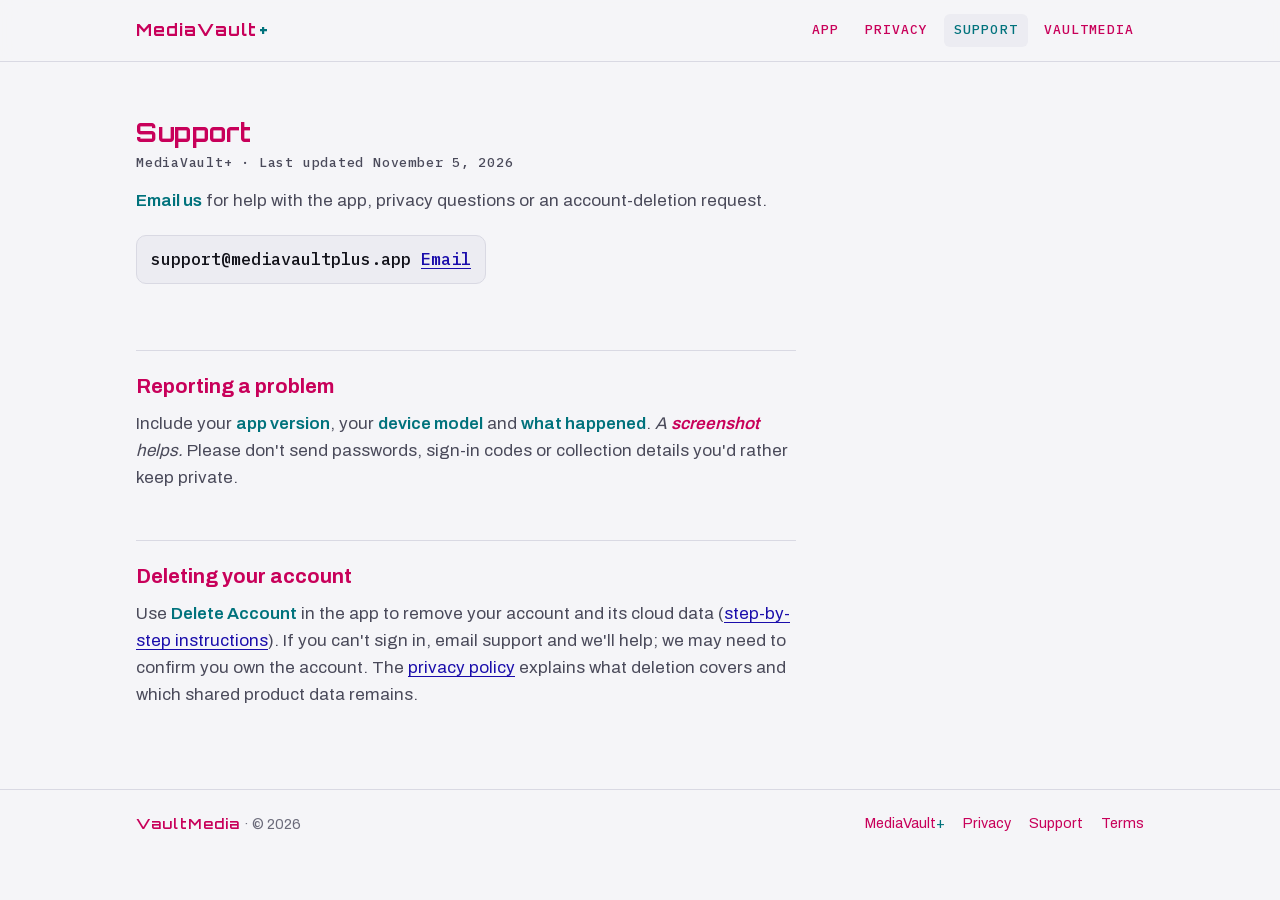
<file: support.html>
<!doctype html>
<html lang="en">
<head>
<meta charset="utf-8">
<meta name="viewport" content="width=device-width, initial-scale=1, viewport-fit=cover">
<title>Support · MediaVault+</title>
<meta name="description" content="Get help with MediaVault+, ask a privacy question or request account deletion.">
<meta name="color-scheme" content="dark light">

<link rel="stylesheet" href="/style.css">
<link rel="icon" href="/favicon.ico" sizes="16x16 32x32 48x48">
<link rel="icon" type="image/png" sizes="32x32" href="/favicon-32.png">
<link rel="apple-touch-icon" sizes="180x180" href="/apple-touch-icon.png">
</head>
<body>
<a class="skip" href="#main">Skip to content</a>
<header class="site-header">
  <div class="wrap">
    <a class="wordmark" href="/" aria-label="MediaVault+ home">MediaVault<span class="plus">+</span></a>
    <nav class="nav" aria-label="Main">
      <a href="/">App</a>
      <a href="/privacy.html">Privacy</a>
      <a href="/support.html" aria-current="page">Support</a>
      <a href="/vaultmedia/">VaultMedia</a>
    </nav>
  </div>
</header>
<div class="page">
<main id="main" class="wrap" style="padding-top: clamp(32px, 6vw, 56px);">
    <article class="prose">
      <h1>Support</h1>
      <p class="meta">MediaVault+ · Last updated November 5, 2026</p>
      <p><strong>Email us</strong> for help with the app, privacy questions or an account-deletion request.</p>
      <div class="email"><span>support@mediavaultplus.app</span><a href="mailto:support@mediavaultplus.app">Email</a></div>
      <h2>Reporting a problem</h2>
      <p>Include your <strong>app version</strong>, your <strong>device model</strong> and <strong>what happened</strong>. <em>A <strong class="red">screenshot</strong> helps.</em> Please don't send passwords, sign-in codes or collection details you'd rather keep private.</p>
      <h2>Deleting your account</h2>
      <p>Use <strong>Delete Account</strong> in the app to remove your account and its cloud data (<a class="textlink" href="/delete-account.html">step-by-step instructions</a>). If you can't sign in, email support and we'll help; we may need to confirm you own the account. The <a class="textlink" href="/privacy.html#privacy-deletion">privacy policy</a> explains what deletion covers and which shared product data remains.</p>
    </article>
  </main>
</div>
<footer class="site-footer">
  <div class="wrap">
    <span><span class="company">VaultMedia</span> · <span class="year">© 2026</span></span>
    <nav aria-label="Footer">
      <a href="/">MediaVault<span class="plus">+</span></a>
      <a href="/privacy.html">Privacy</a>
      <a href="/support.html">Support</a>
      <a href="/terms.html">Terms</a>
    </nav>
  </div>
</footer>
</body>
</html>
</file>
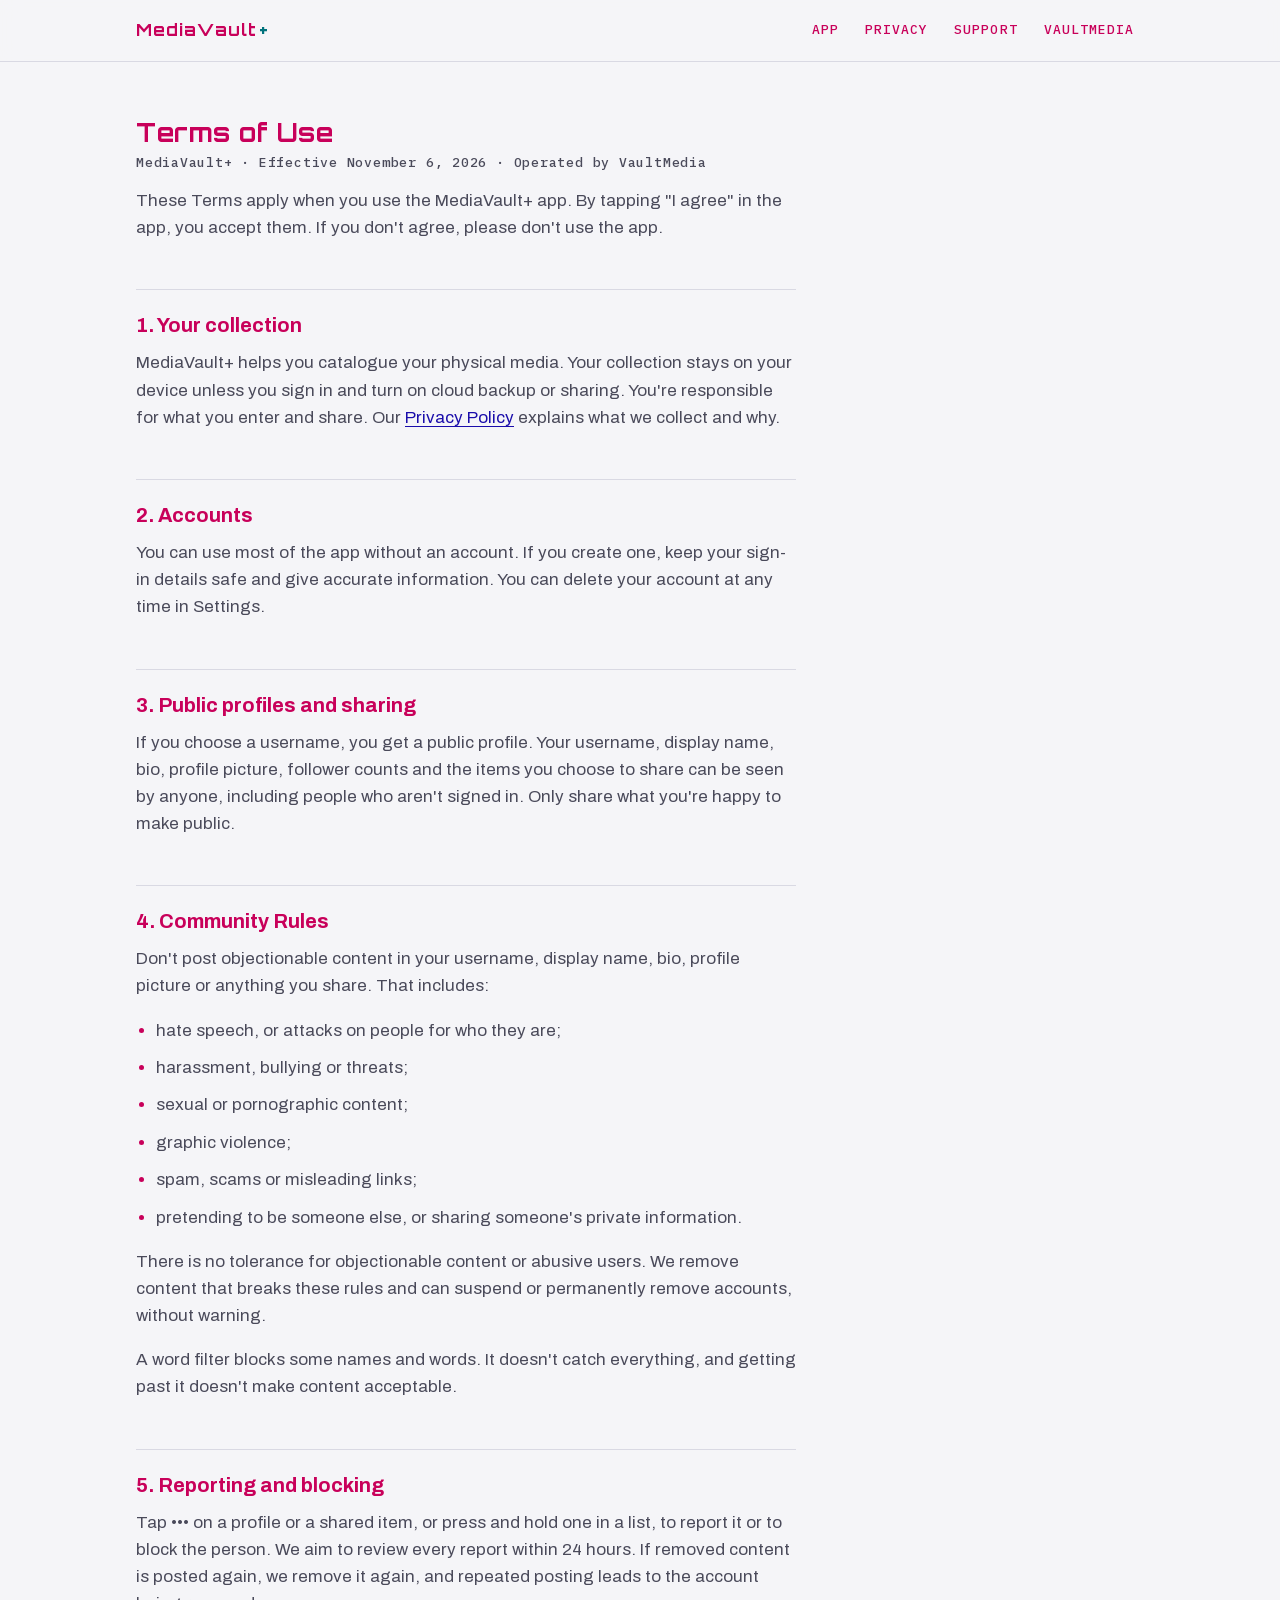
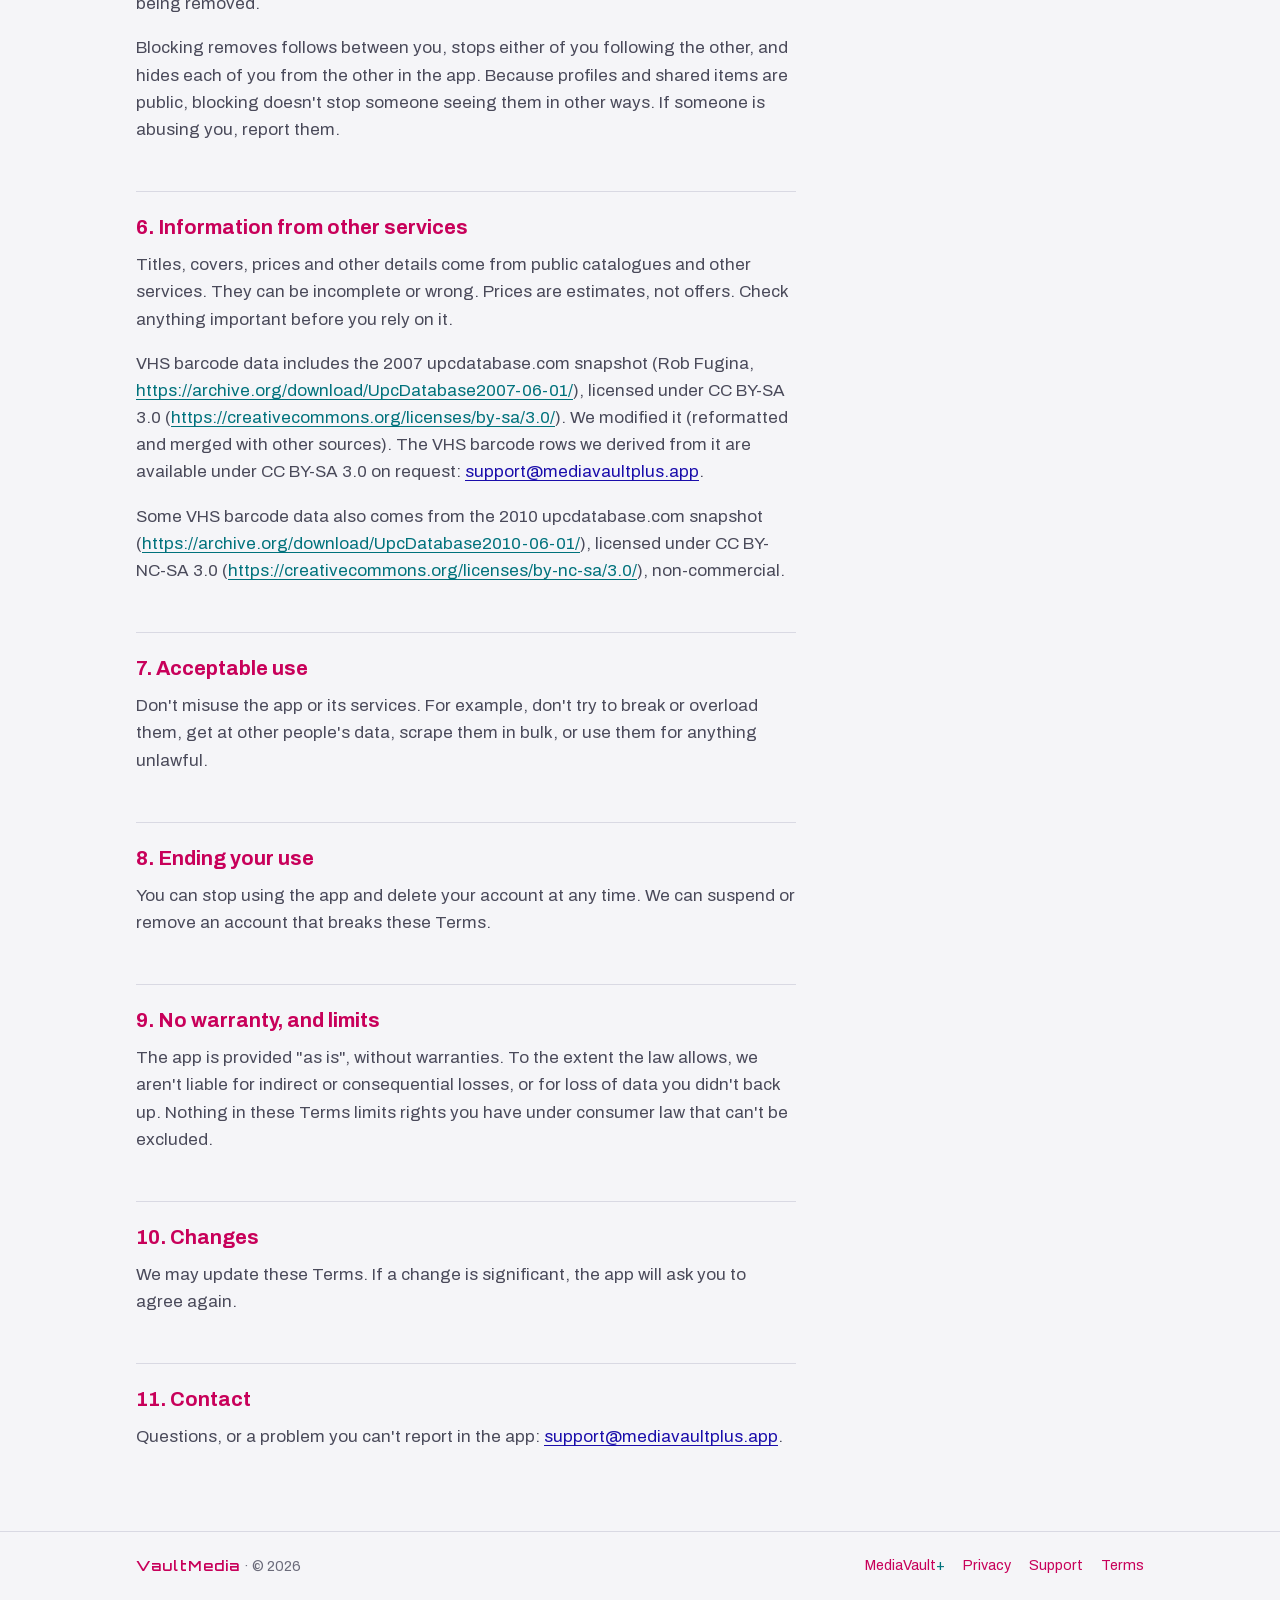
<file: terms.html>
<!doctype html>
<html lang="en">
<head>
<meta charset="utf-8">
<meta name="viewport" content="width=device-width, initial-scale=1, viewport-fit=cover">
<title>Terms of Use · MediaVault+</title>
<meta name="description" content="The MediaVault+ Terms of Use, including the Community Rules, reporting and blocking.">
<meta name="color-scheme" content="dark light">

<link rel="stylesheet" href="/style.css">
<link rel="icon" href="/favicon.ico" sizes="16x16 32x32 48x48">
<link rel="icon" type="image/png" sizes="32x32" href="/favicon-32.png">
<link rel="apple-touch-icon" sizes="180x180" href="/apple-touch-icon.png">
</head>
<body>
<a class="skip" href="#main">Skip to content</a>
<header class="site-header">
  <div class="wrap">
    <a class="wordmark" href="/" aria-label="MediaVault+ home">MediaVault<span class="plus">+</span></a>
    <nav class="nav" aria-label="Main">
      <a href="/">App</a>
      <a href="/privacy.html">Privacy</a>
      <a href="/support.html">Support</a>
      <a href="/vaultmedia/">VaultMedia</a>
    </nav>
  </div>
</header>
<div class="page">
<main id="main" class="wrap" style="padding-top: clamp(32px, 6vw, 56px);">
    <article class="prose">
      <h1>Terms of Use</h1>
      <p class="meta">MediaVault+ · Effective November 6, 2026 · Operated by VaultMedia</p>
      <p>These Terms apply when you use the MediaVault+ app. By tapping "I agree" in the app, you accept them. If you don't agree, please don't use the app.</p>
      <h2 id="1-your-collection">1. Your collection</h2>
      <p>MediaVault+ helps you catalogue your physical media. Your collection stays on your device unless you sign in and turn on cloud backup or sharing. You're responsible for what you enter and share. Our <a class="textlink" href="/privacy.html">Privacy Policy</a> explains what we collect and why.</p>
      <h2 id="2-accounts">2. Accounts</h2>
      <p>You can use most of the app without an account. If you create one, keep your sign-in details safe and give accurate information. You can delete your account at any time in Settings.</p>
      <h2 id="3-public-profiles-and-sharing">3. Public profiles and sharing</h2>
      <p>If you choose a username, you get a public profile. Your username, display name, bio, profile picture, follower counts and the items you choose to share can be seen by anyone, including people who aren't signed in. Only share what you're happy to make public.</p>
      <h2 id="4-community-rules">4. Community Rules</h2>
      <p>Don't post objectionable content in your username, display name, bio, profile picture or anything you share. That includes:</p>
      <ul>
        <li>hate speech, or attacks on people for who they are;</li>
        <li>harassment, bullying or threats;</li>
        <li>sexual or pornographic content;</li>
        <li>graphic violence;</li>
        <li>spam, scams or misleading links;</li>
        <li>pretending to be someone else, or sharing someone's private information.</li>
      </ul>
      <p>There is no tolerance for objectionable content or abusive users. We remove content that breaks these rules and can suspend or permanently remove accounts, without warning.</p>
      <p>A word filter blocks some names and words. It doesn't catch everything, and getting past it doesn't make content acceptable.</p>
      <h2 id="5-reporting-and-blocking">5. Reporting and blocking</h2>
      <p>Tap ••• on a profile or a shared item, or press and hold one in a list, to report it or to block the person. We aim to review every report within 24 hours. If removed content is posted again, we remove it again, and repeated posting leads to the account being removed.</p>
      <p>Blocking removes follows between you, stops either of you following the other, and hides each of you from the other in the app. Because profiles and shared items are public, blocking doesn't stop someone seeing them in other ways. If someone is abusing you, report them.</p>
      <h2 id="6-information-from-other-services">6. Information from other services</h2>
      <p>Titles, covers, prices and other details come from public catalogues and other services. They can be incomplete or wrong. Prices are estimates, not offers. Check anything important before you rely on it.</p>
      <p>VHS barcode data includes the 2007 upcdatabase.com snapshot (Rob Fugina, <a href="https://archive.org/download/UpcDatabase2007-06-01/" rel="noopener">https://archive.org/download/UpcDatabase2007-06-01/</a>), licensed under CC BY-SA 3.0 (<a href="https://creativecommons.org/licenses/by-sa/3.0/" rel="noopener">https://creativecommons.org/licenses/by-sa/3.0/</a>). We modified it (reformatted and merged with other sources). The VHS barcode rows we derived from it are available under CC BY-SA 3.0 on request: <a href="mailto:support@mediavaultplus.app">support@mediavaultplus.app</a>.</p>
      <p>Some VHS barcode data also comes from the 2010 upcdatabase.com snapshot (<a href="https://archive.org/download/UpcDatabase2010-06-01/" rel="noopener">https://archive.org/download/UpcDatabase2010-06-01/</a>), licensed under CC BY-NC-SA 3.0 (<a href="https://creativecommons.org/licenses/by-nc-sa/3.0/" rel="noopener">https://creativecommons.org/licenses/by-nc-sa/3.0/</a>), non-commercial.</p>
      <h2 id="7-acceptable-use">7. Acceptable use</h2>
      <p>Don't misuse the app or its services. For example, don't try to break or overload them, get at other people's data, scrape them in bulk, or use them for anything unlawful.</p>
      <h2 id="8-ending-your-use">8. Ending your use</h2>
      <p>You can stop using the app and delete your account at any time. We can suspend or remove an account that breaks these Terms.</p>
      <h2 id="9-no-warranty-and-limits">9. No warranty, and limits</h2>
      <p>The app is provided "as is", without warranties. To the extent the law allows, we aren't liable for indirect or consequential losses, or for loss of data you didn't back up. Nothing in these Terms limits rights you have under consumer law that can't be excluded.</p>
      <h2 id="10-changes">10. Changes</h2>
      <p>We may update these Terms. If a change is significant, the app will ask you to agree again.</p>
      <h2 id="11-contact">11. Contact</h2>
      <p>Questions, or a problem you can't report in the app: <a class="textlink" href="mailto:support@mediavaultplus.app">support@mediavaultplus.app</a>.</p>
    </article>
  </main>
</div>
<footer class="site-footer">
  <div class="wrap">
    <span><span class="company">VaultMedia</span> · <span class="year">© 2026</span></span>
    <nav aria-label="Footer">
      <a href="/">MediaVault<span class="plus">+</span></a>
      <a href="/privacy.html">Privacy</a>
      <a href="/support.html">Support</a>
      <a href="/terms.html">Terms</a>
    </nav>
  </div>
</footer>
</body>
</html>
</file>
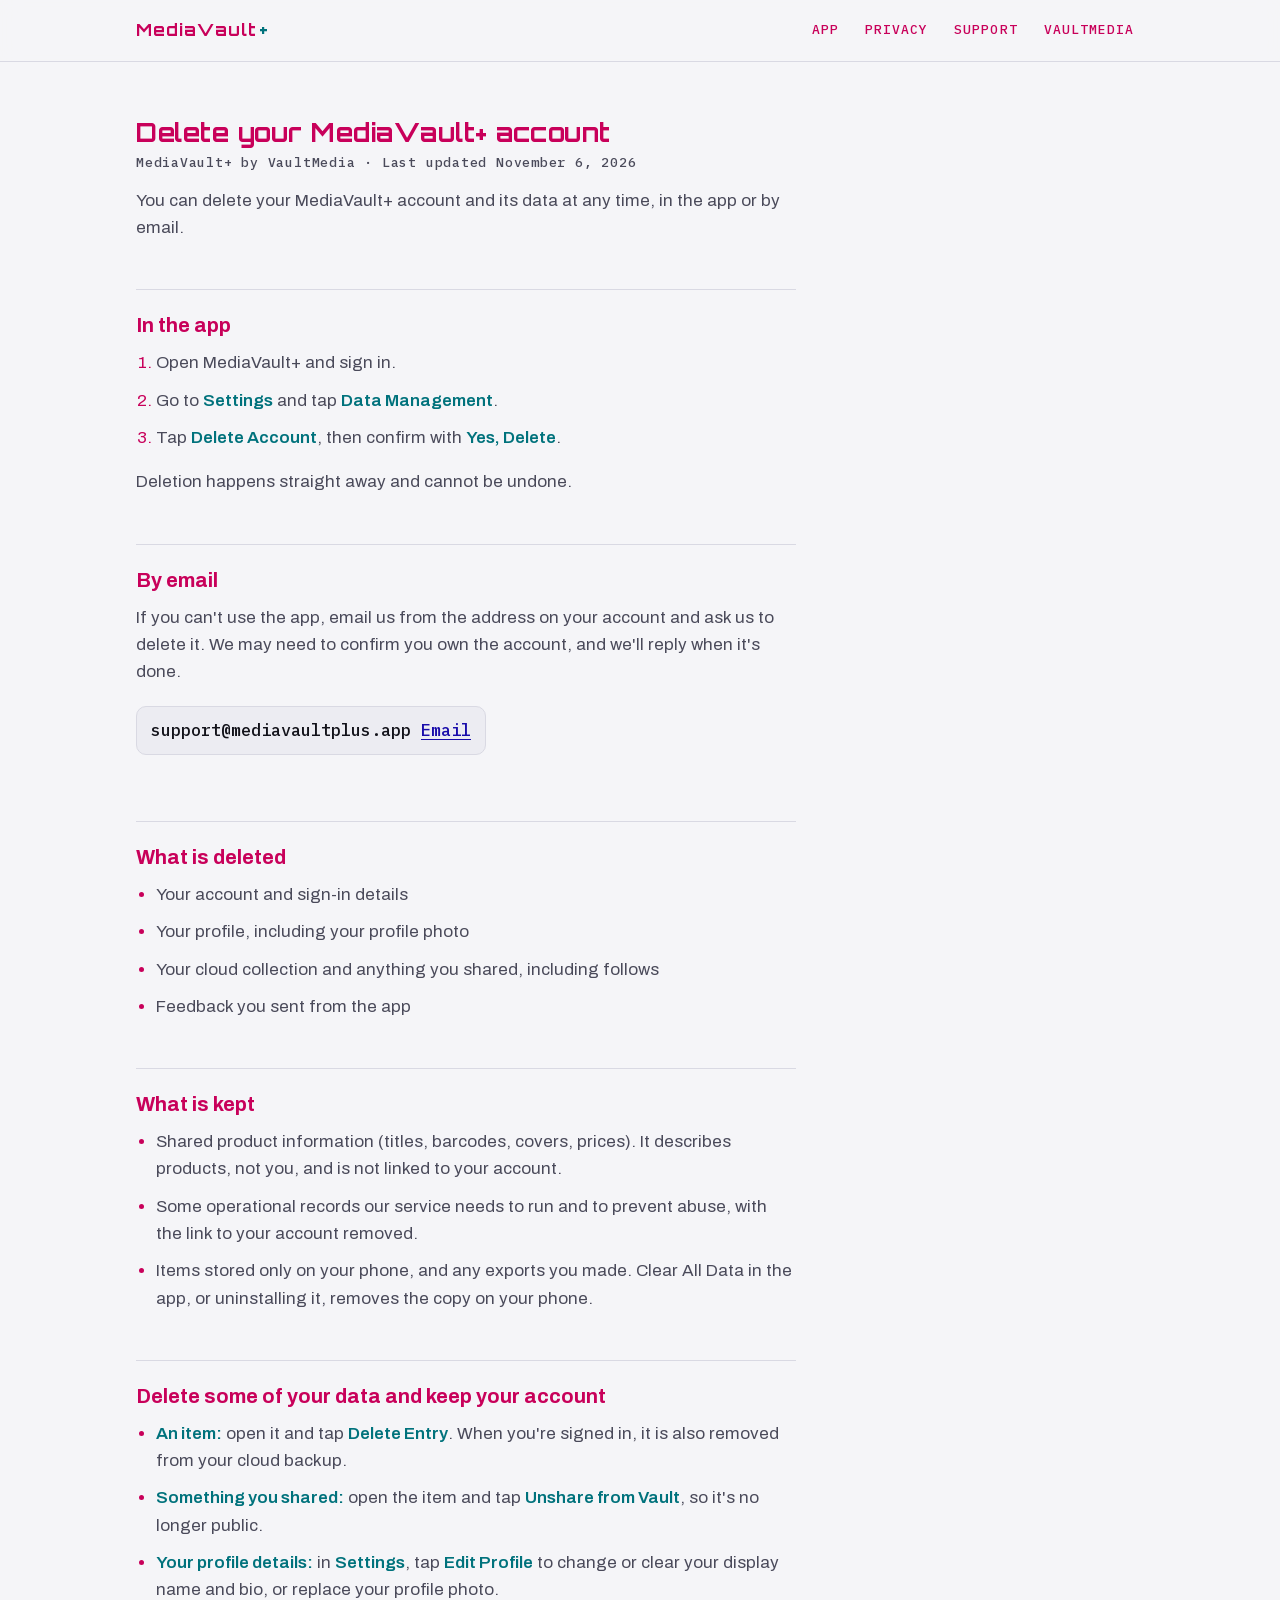
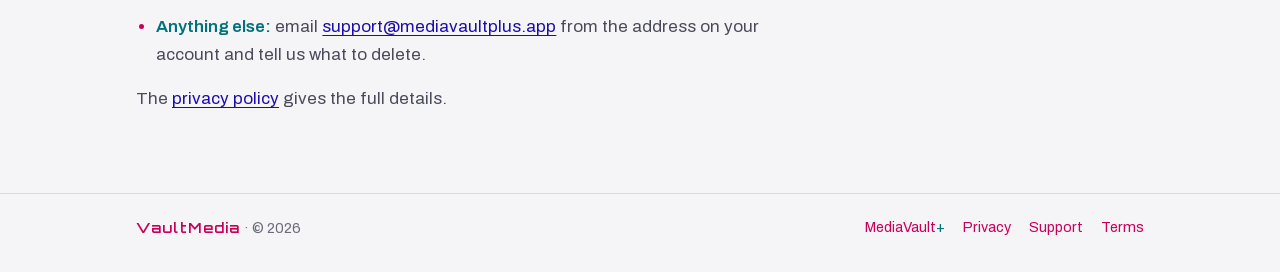
<file: mediavaultplus/delete-account.html>
<!doctype html>
<html lang="en">
<head>
<meta charset="utf-8">
<meta name="viewport" content="width=device-width, initial-scale=1">
<title>MediaVault+</title>
<link rel="canonical" href="https://mediavaultplus.app/delete-account.html">
<meta name="robots" content="noindex">
<meta http-equiv="refresh" content="0; url=/delete-account.html">
<script>location.replace("/delete-account.html" + location.search + location.hash);</script>
<link rel="icon" href="/favicon.ico" sizes="16x16 32x32 48x48">
<link rel="icon" type="image/png" sizes="32x32" href="/favicon-32.png">
<link rel="apple-touch-icon" sizes="180x180" href="/apple-touch-icon.png">
</head>
<body>
<p>This page has moved to <a href="/delete-account.html">mediavaultplus.app/delete-account.html</a>.</p>
</body>
</html>
</file>
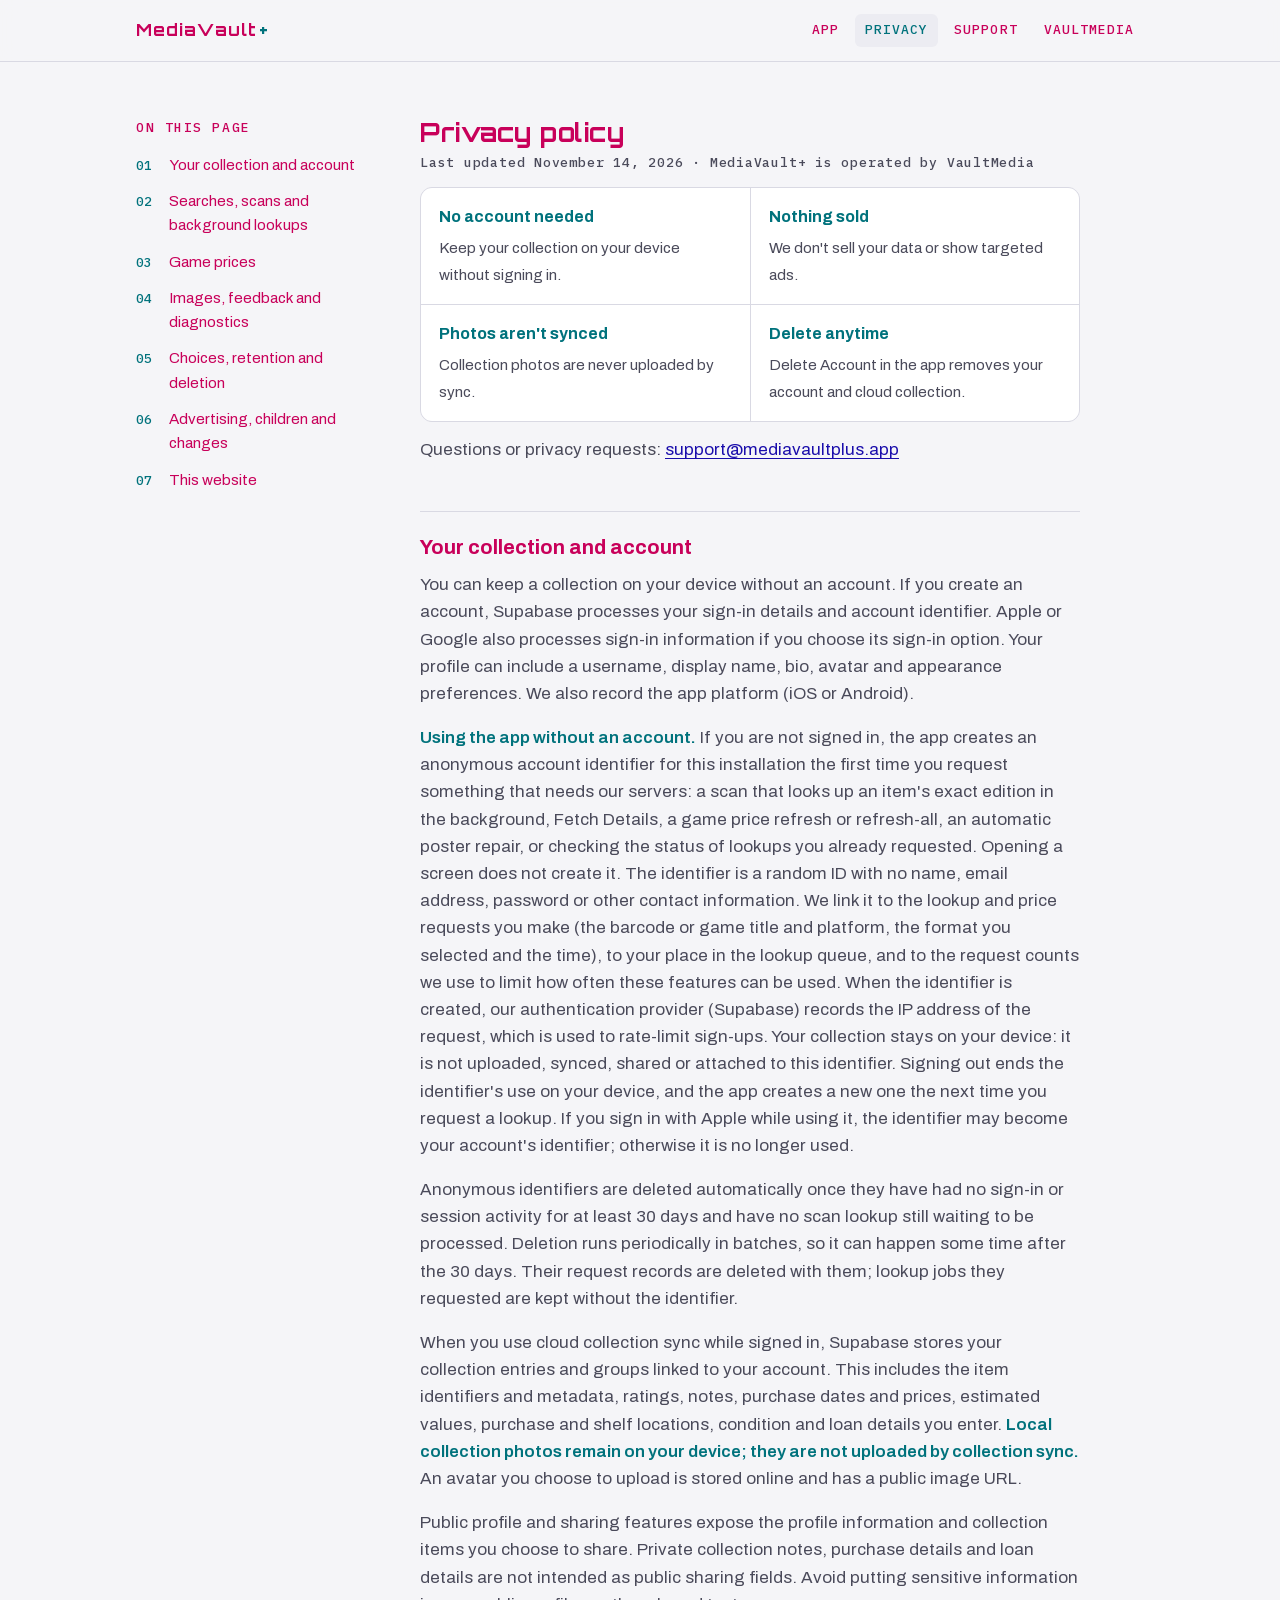
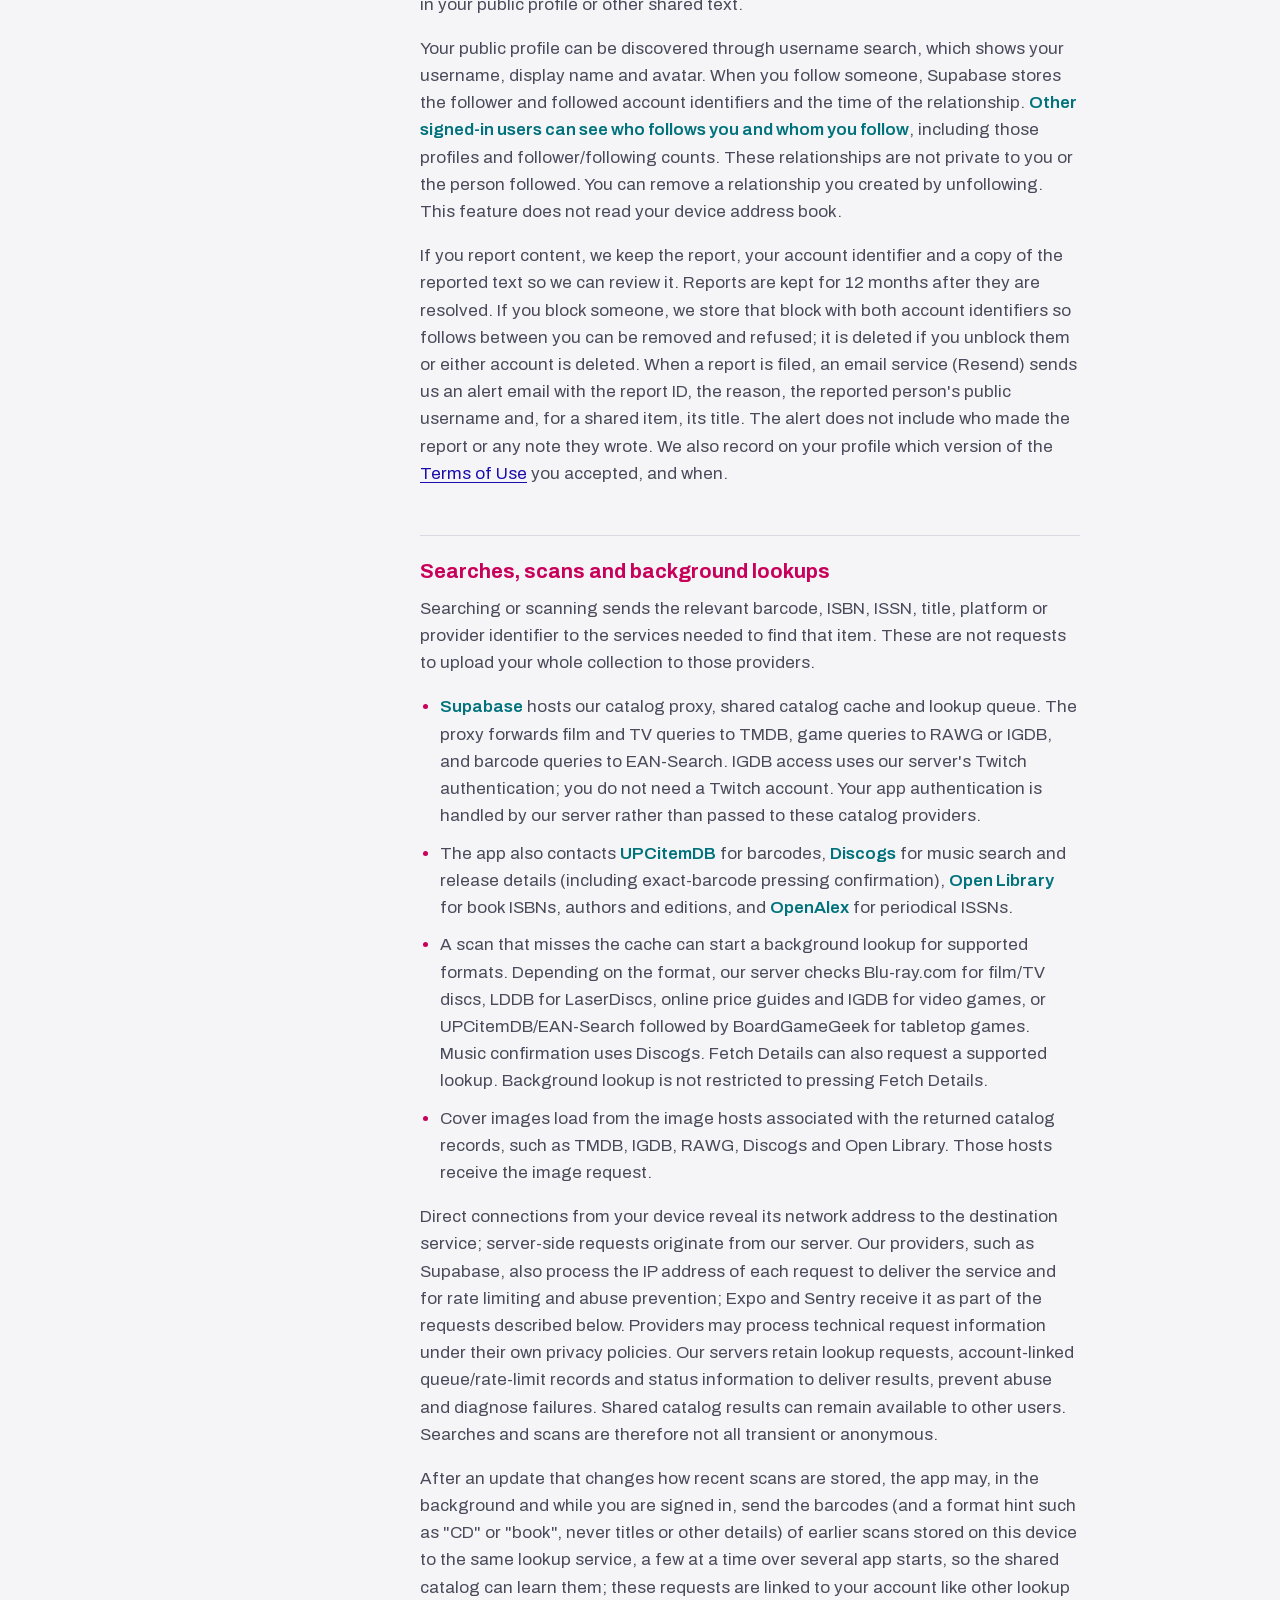
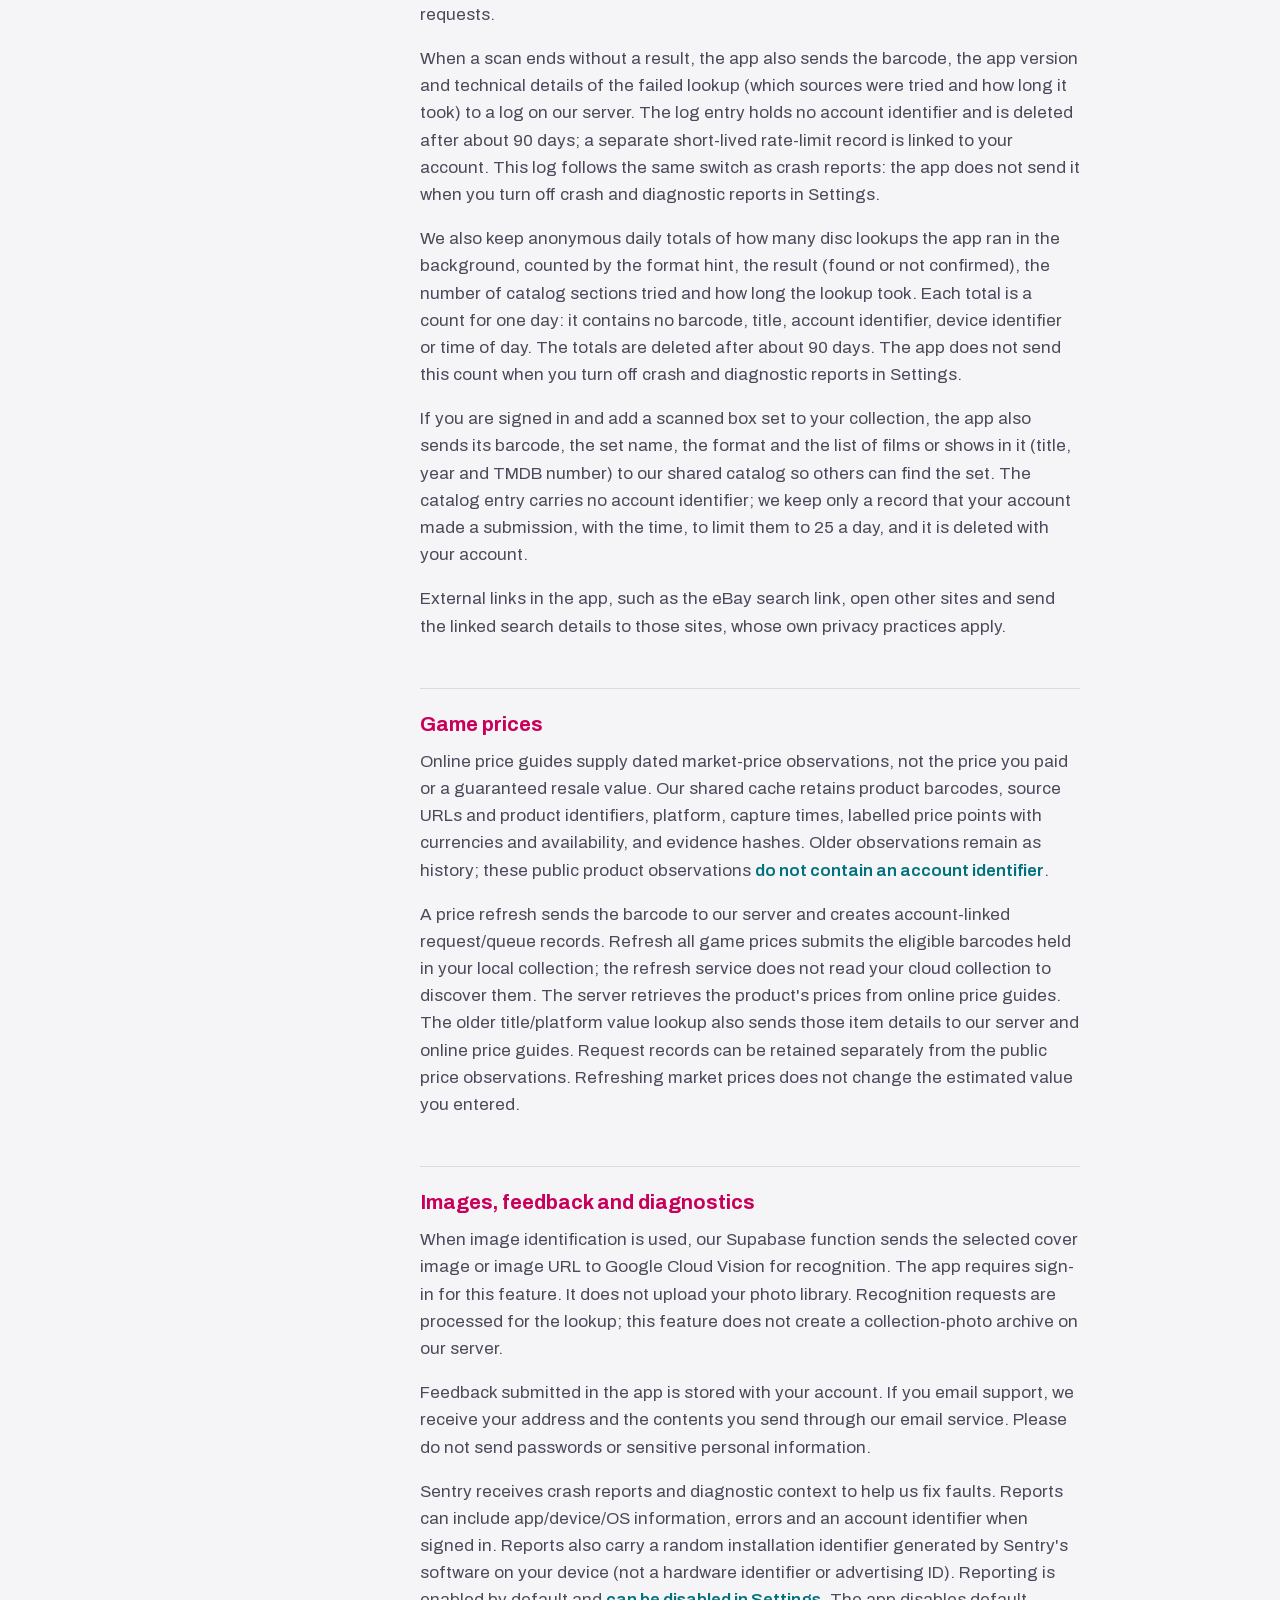
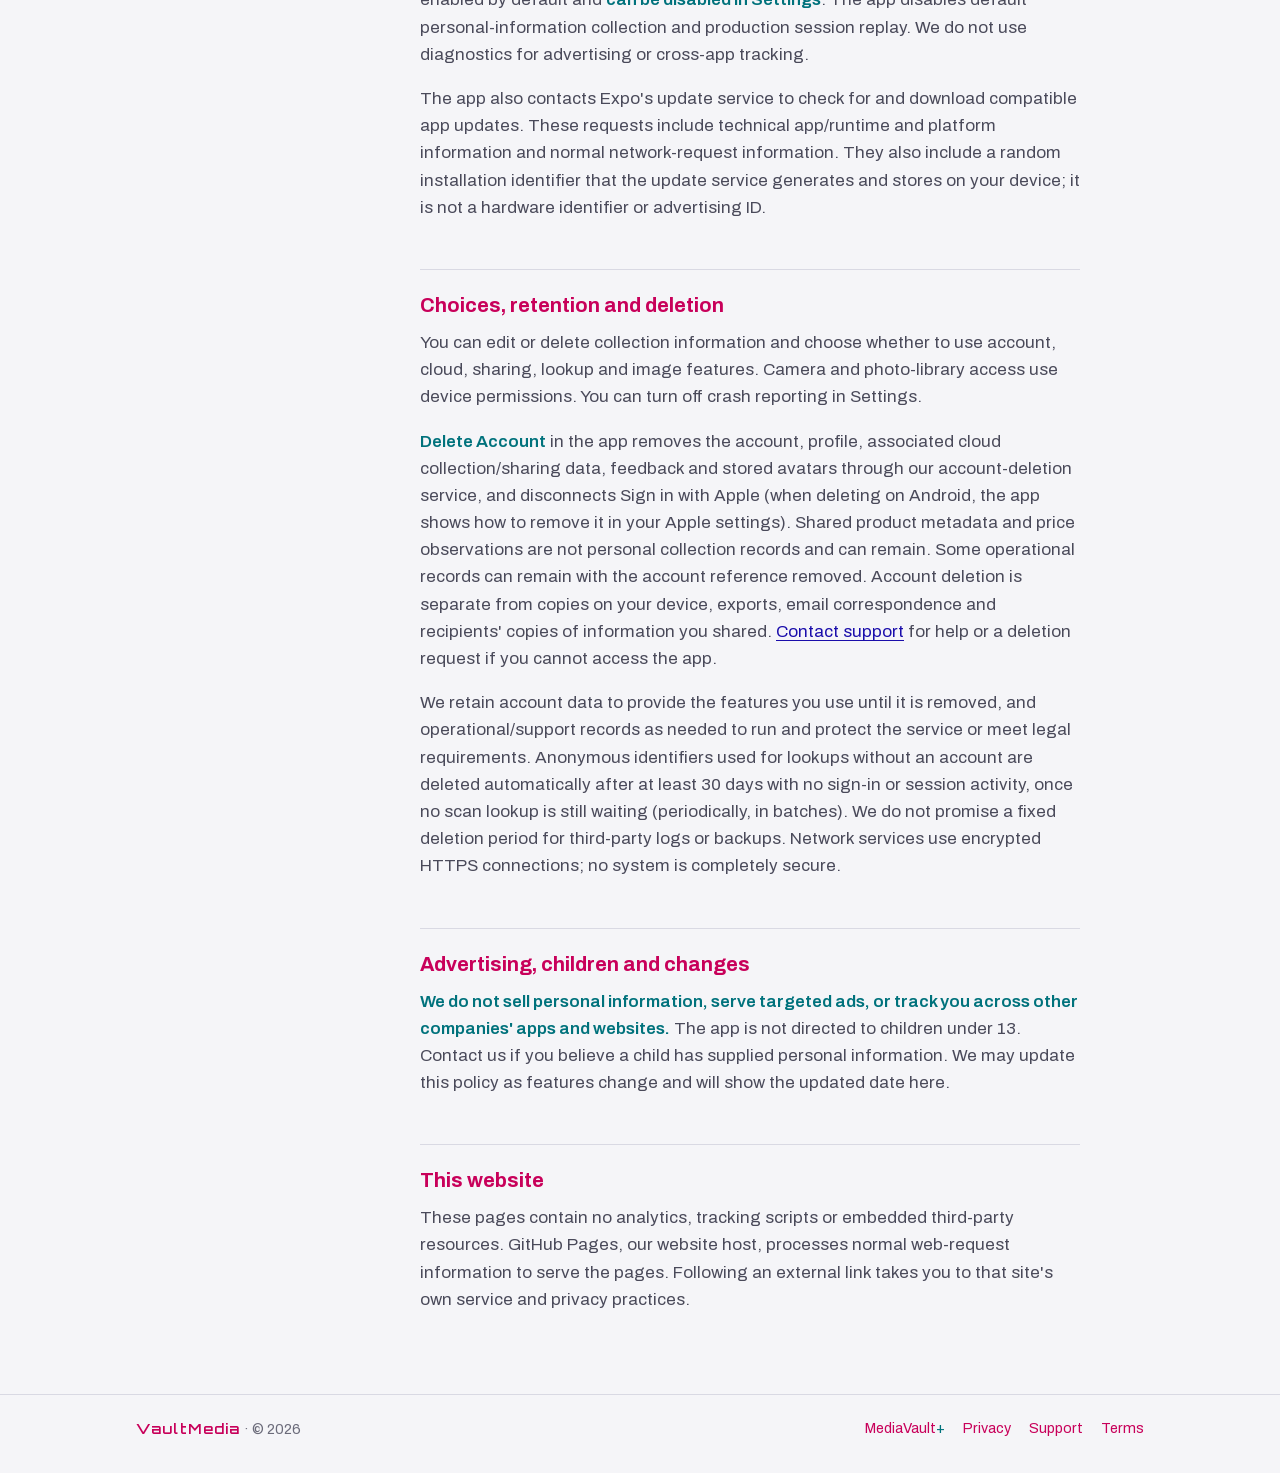
<file: mediavaultplus/privacy.html>
<!doctype html>
<html lang="en">
<head>
<meta charset="utf-8">
<meta name="viewport" content="width=device-width, initial-scale=1">
<title>MediaVault+</title>
<link rel="canonical" href="https://mediavaultplus.app/privacy.html">
<meta name="robots" content="noindex">
<meta http-equiv="refresh" content="0; url=/privacy.html">
<script>location.replace("/privacy.html" + location.search + location.hash);</script>
<link rel="icon" href="/favicon.ico" sizes="16x16 32x32 48x48">
<link rel="icon" type="image/png" sizes="32x32" href="/favicon-32.png">
<link rel="apple-touch-icon" sizes="180x180" href="/apple-touch-icon.png">
</head>
<body>
<p>This page has moved to <a href="/privacy.html">mediavaultplus.app/privacy.html</a>.</p>
</body>
</html>
</file>
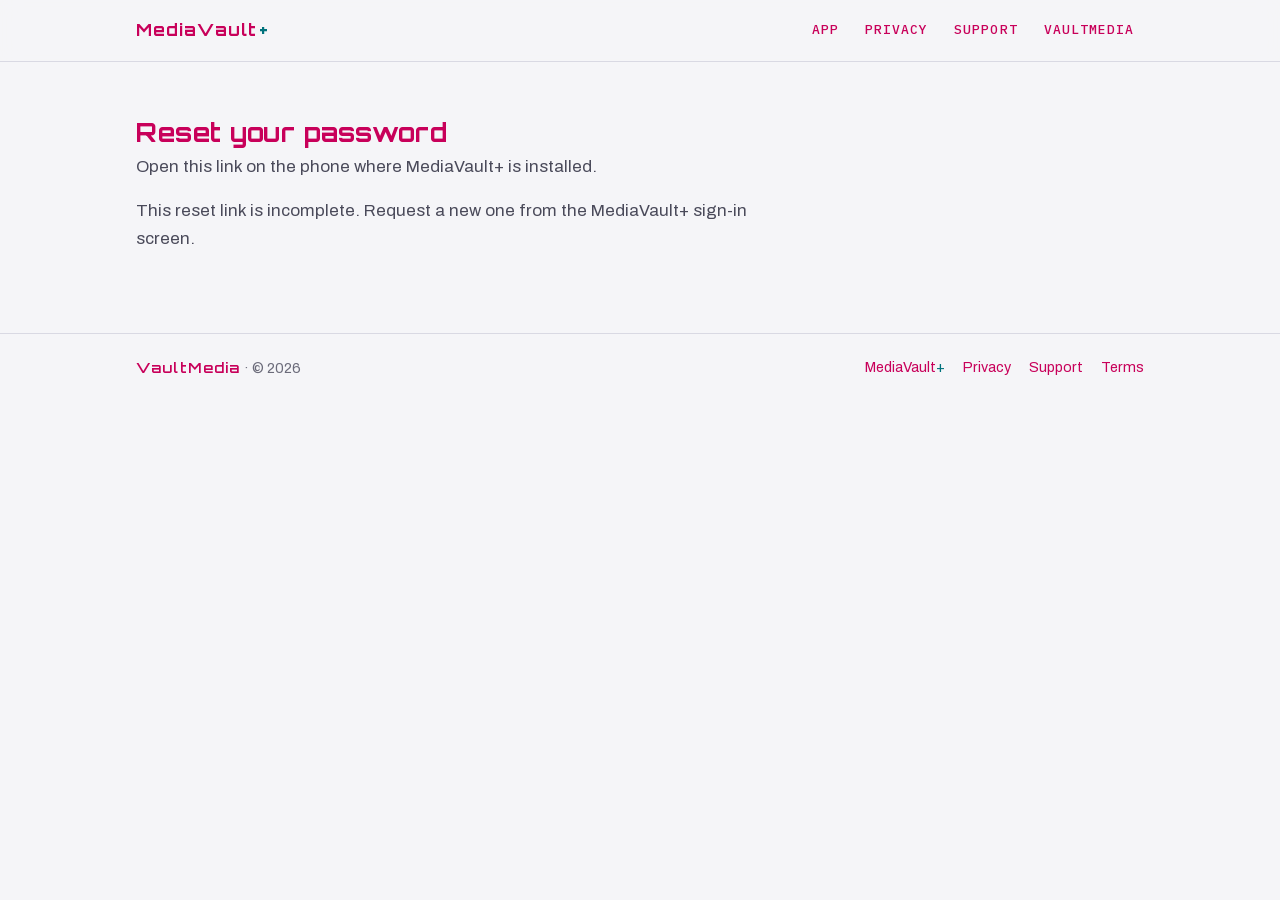
<file: mediavaultplus/reset.html>
<!doctype html>
<html lang="en">
<head>
<meta charset="utf-8">
<meta name="viewport" content="width=device-width, initial-scale=1">
<title>MediaVault+</title>
<link rel="canonical" href="https://mediavaultplus.app/reset.html">
<meta name="robots" content="noindex">
<meta http-equiv="refresh" content="0; url=/reset.html">
<script>location.replace("/reset.html" + location.search + location.hash);</script>
<link rel="icon" href="/favicon.ico" sizes="16x16 32x32 48x48">
<link rel="icon" type="image/png" sizes="32x32" href="/favicon-32.png">
<link rel="apple-touch-icon" sizes="180x180" href="/apple-touch-icon.png">
</head>
<body>
<p>This page has moved to <a href="/reset.html">mediavaultplus.app/reset.html</a>.</p>
</body>
</html>
</file>
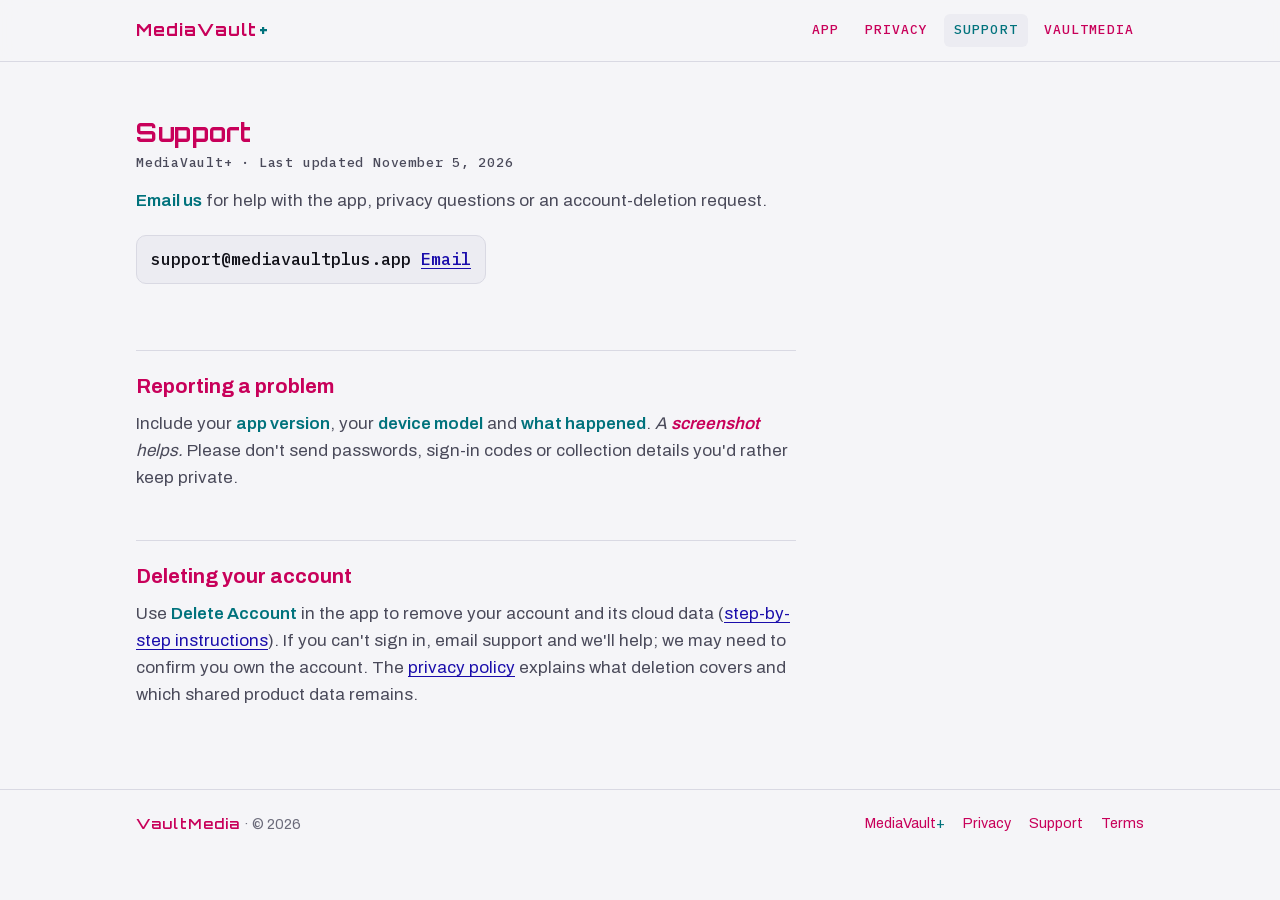
<file: mediavaultplus/support.html>
<!doctype html>
<html lang="en">
<head>
<meta charset="utf-8">
<meta name="viewport" content="width=device-width, initial-scale=1">
<title>MediaVault+</title>
<link rel="canonical" href="https://mediavaultplus.app/support.html">
<meta name="robots" content="noindex">
<meta http-equiv="refresh" content="0; url=/support.html">
<script>location.replace("/support.html" + location.search + location.hash);</script>
<link rel="icon" href="/favicon.ico" sizes="16x16 32x32 48x48">
<link rel="icon" type="image/png" sizes="32x32" href="/favicon-32.png">
<link rel="apple-touch-icon" sizes="180x180" href="/apple-touch-icon.png">
</head>
<body>
<p>This page has moved to <a href="/support.html">mediavaultplus.app/support.html</a>.</p>
</body>
</html>
</file>
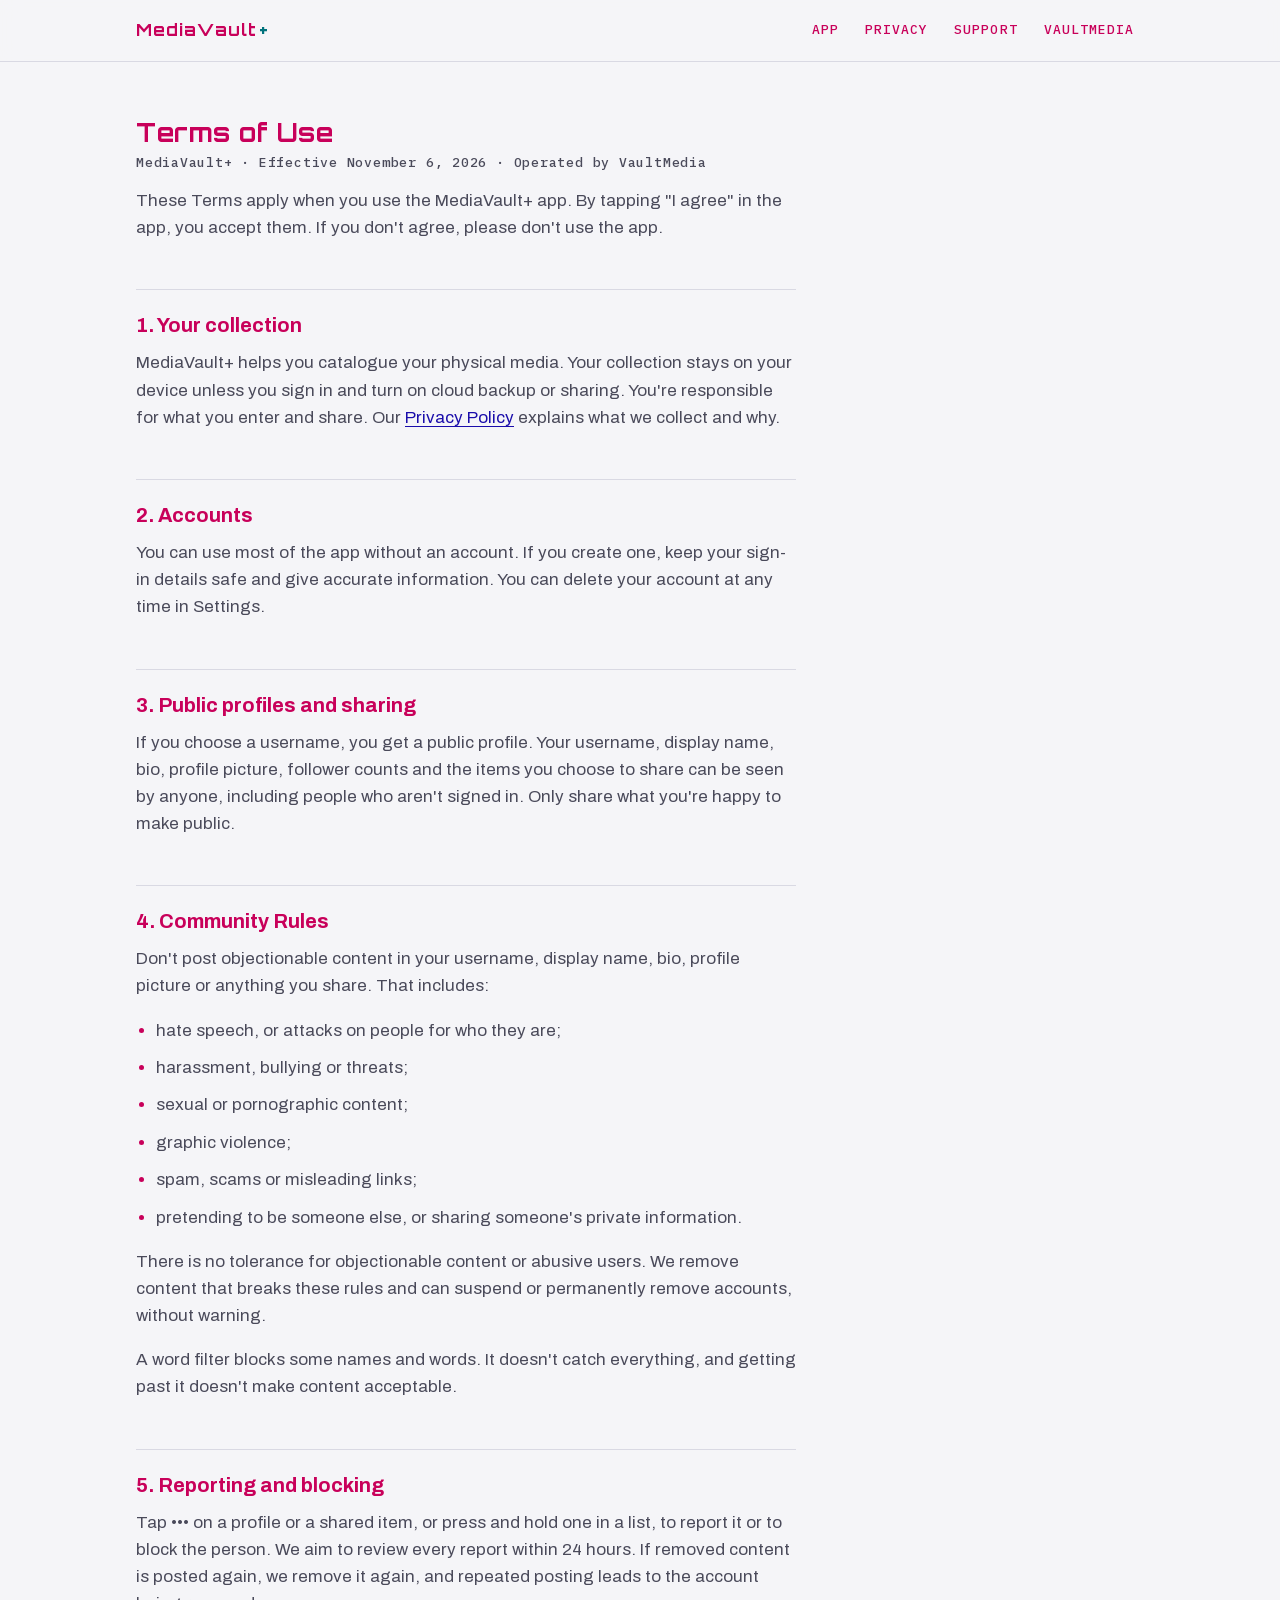
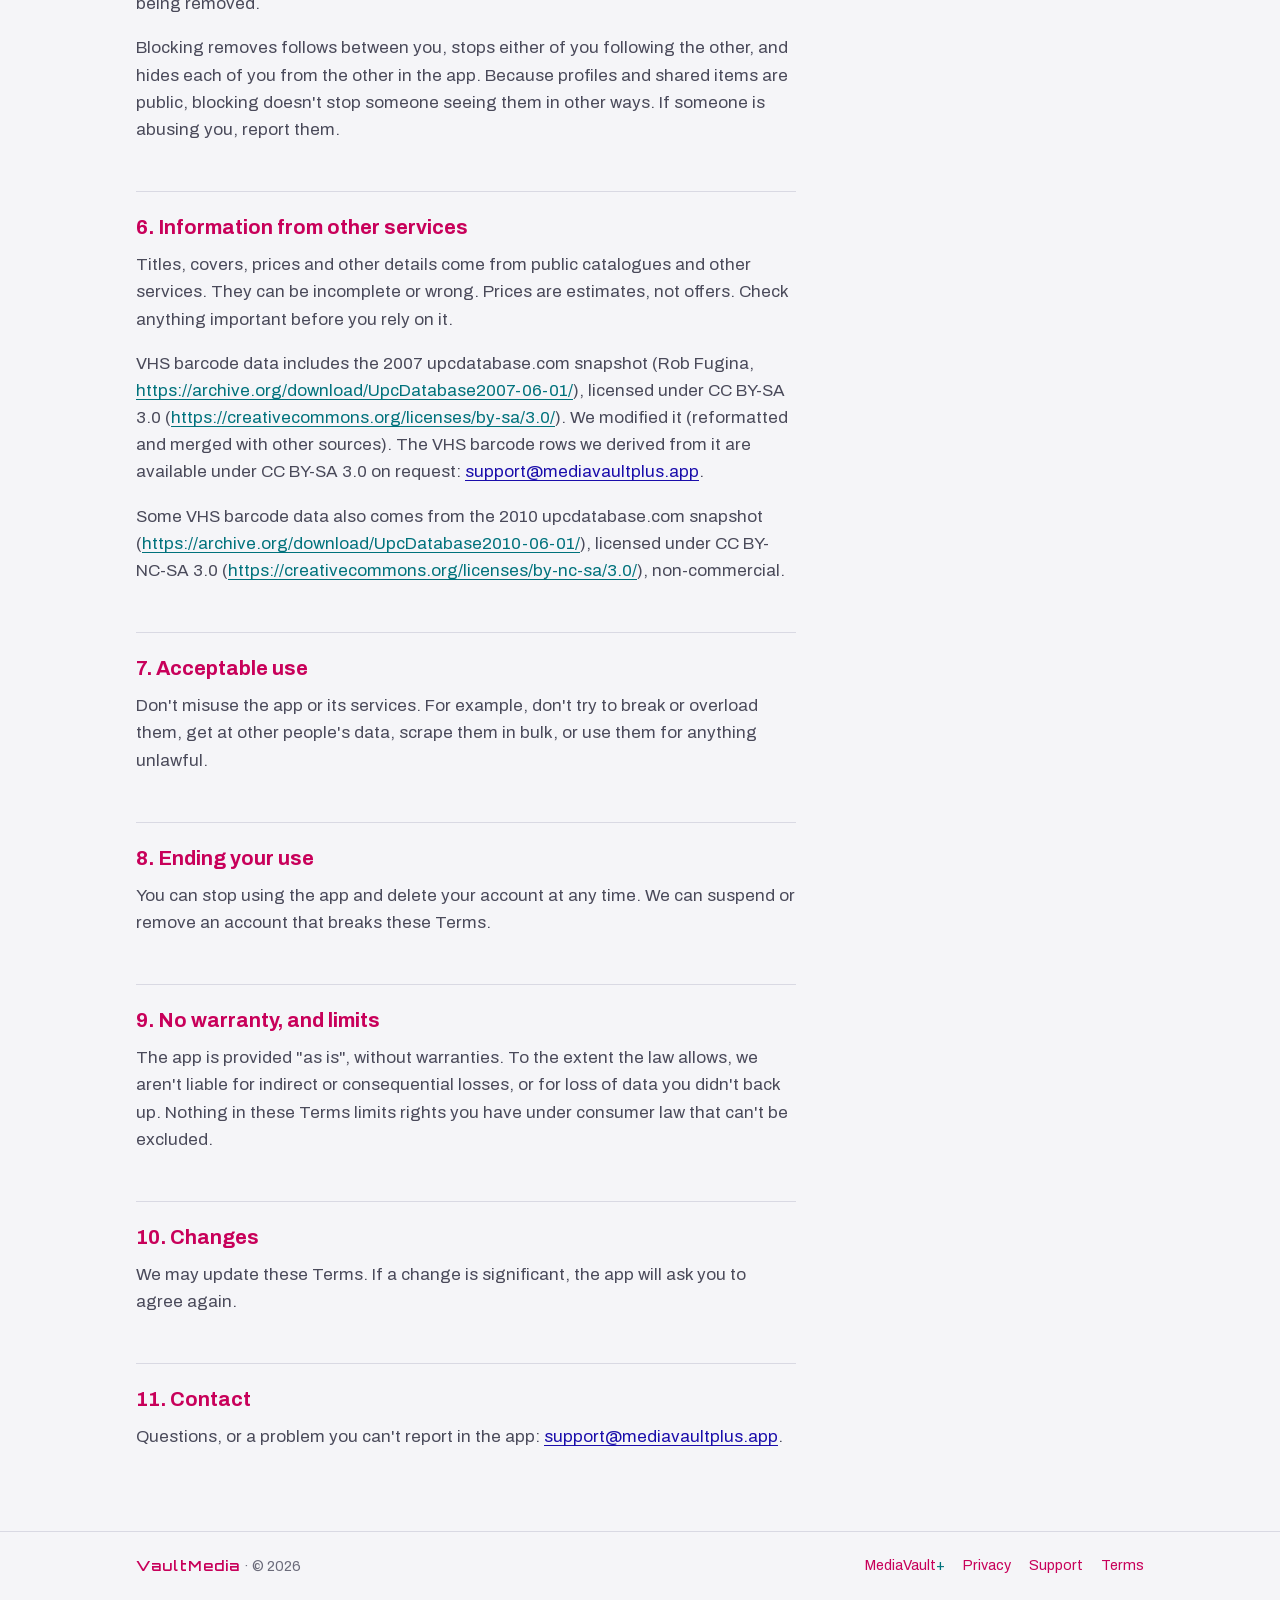
<file: mediavaultplus/terms.html>
<!doctype html>
<html lang="en">
<head>
<meta charset="utf-8">
<meta name="viewport" content="width=device-width, initial-scale=1">
<title>MediaVault+</title>
<link rel="canonical" href="https://mediavaultplus.app/terms.html">
<meta name="robots" content="noindex">
<meta http-equiv="refresh" content="0; url=/terms.html">
<script>location.replace("/terms.html" + location.search + location.hash);</script>
<link rel="icon" href="/favicon.ico" sizes="16x16 32x32 48x48">
<link rel="icon" type="image/png" sizes="32x32" href="/favicon-32.png">
<link rel="apple-touch-icon" sizes="180x180" href="/apple-touch-icon.png">
</head>
<body>
<p>This page has moved to <a href="/terms.html">mediavaultplus.app/terms.html</a>.</p>
</body>
</html>
</file>
<file: style.css>
@font-face {
  font-family: 'Archivo';
  font-style: normal;
  font-weight: 400 700;
  font-stretch: 100%;
  font-display: swap;
  src: url(/fonts/archivo-400.woff2) format('woff2');
  unicode-range: U+0000-00FF, U+0131, U+0152-0153, U+02BB-02BC, U+02C6, U+02DA, U+02DC, U+0304, U+0308, U+0329, U+2000-206F, U+20AC, U+2122, U+2191, U+2193, U+2212, U+2215, U+FEFF, U+FFFD;
}
@font-face {
  font-family: 'IBM Plex Mono';
  font-style: normal;
  font-weight: 500;
  font-display: swap;
  src: url(/fonts/ibm-plex-mono-500.woff2) format('woff2');
  unicode-range: U+0000-00FF, U+0131, U+0152-0153, U+02BB-02BC, U+02C6, U+02DA, U+02DC, U+0304, U+0308, U+0329, U+2000-206F, U+20AC, U+2122, U+2191, U+2193, U+2212, U+2215, U+FEFF, U+FFFD;
}
@font-face {
  font-family: 'IBM Plex Mono';
  font-style: normal;
  font-weight: 600;
  font-display: swap;
  src: url(/fonts/ibm-plex-mono-600.woff2) format('woff2');
  unicode-range: U+0000-00FF, U+0131, U+0152-0153, U+02BB-02BC, U+02C6, U+02DA, U+02DC, U+0304, U+0308, U+0329, U+2000-206F, U+20AC, U+2122, U+2191, U+2193, U+2212, U+2215, U+FEFF, U+FFFD;
}
@font-face {
  font-family: 'Orbitron';
  font-style: normal;
  font-weight: 600 700;
  font-display: swap;
  src: url(/fonts/orbitron-600.woff2) format('woff2');
  unicode-range: U+0000-00FF, U+0131, U+0152-0153, U+02BB-02BC, U+02C6, U+02DA, U+02DC, U+0304, U+0308, U+0329, U+2000-206F, U+20AC, U+2122, U+2191, U+2193, U+2212, U+2215, U+FEFF, U+FFFD;
}

/* VaultMedia site styles. Layout: one narrow reading column under a slim header; the hero is a scanned "label" with a real barcode strip.
   Brand tokens come from the app's own theme (constants/theme.ts): near-black vault, neon pink and cyan. */
:root {
  --bg: #F5F5F8;
  --surface: #FFFFFF;
  --surface-2: #ECECF2;
  --line: #D9D9E3;
  --fg: #12121A;
  --fg-2: #4A4A5A;
  --fg-3: #6B6B7A;
  --pink: #C8005A;
  --cyan: #00727C;
  --glow: transparent;
  --glow-red: transparent;
  --link: #1A0DAB;
  --font-display: "Orbitron", "Eurostile", "Segoe UI", system-ui, sans-serif;
  --font-body: "Archivo", "Helvetica Neue", Arial, system-ui, sans-serif;
  --font-mono: "IBM Plex Mono", ui-monospace, "SFMono-Regular", Menlo, monospace;
  --step--1: 0.8125rem;
  --step-0: 1.0625rem;
  --step-1: 1.25rem;
  --step-2: 1.6rem;
  --step-3: clamp(2rem, 6vw, 3.1rem);
  --measure: 66ch;
}
@media (prefers-color-scheme: dark) {
  :root:not([data-theme="light"]) {
    --bg: #0A0A0F; --surface: #12121A; --surface-2: #1A1A26; --line: #2A2A3A;
    --fg: #F4F4F8; --fg-2: #B4B4C2; --fg-3: #8A8A98;
    --pink: #FF006E; --cyan: #00F5FF; --glow: rgba(0, 245, 255, 0.22); --glow-red: rgba(255, 0, 110, 0.28);
    --link: #8AB4F8;
    color-scheme: dark;
  }
}
:root[data-theme="dark"] {
  --bg: #0A0A0F; --surface: #12121A; --surface-2: #1A1A26; --line: #2A2A3A;
  --fg: #F4F4F8; --fg-2: #B4B4C2; --fg-3: #8A8A98;
  --pink: #FF006E; --cyan: #00F5FF; --glow: rgba(0, 245, 255, 0.22); --glow-red: rgba(255, 0, 110, 0.28);
  --link: #8AB4F8;
  color-scheme: dark;
}

* { box-sizing: border-box; }
body {
  margin: 0;
  background: var(--bg);
  color: var(--fg);
  font-family: var(--font-body);
  font-size: var(--step-0);
  line-height: 1.6;
  -webkit-font-smoothing: antialiased;
}
a { color: var(--cyan); text-underline-offset: 3px; text-decoration-thickness: 1px; }
a:hover { color: var(--pink); }
a[href^="mailto:"], .email a, a.textlink { color: var(--link); text-decoration: underline; }
a[href^="mailto:"]:hover, .email a:hover, a.textlink:hover { color: var(--link); text-decoration-thickness: 2px; }
:focus-visible { outline: 2px solid var(--pink); outline-offset: 3px; border-radius: 2px; }
.wrap {
  max-width: 1040px;
  margin: 0 auto;
  padding-left: max(16px, env(safe-area-inset-left, 0px));
  padding-right: max(16px, env(safe-area-inset-right, 0px));
}

/* Header */
.site-header {
  position: sticky; top: env(safe-area-inset-top, 0px); z-index: 5;
  background: color-mix(in srgb, var(--bg) 88%, transparent);
  backdrop-filter: blur(10px);
  border-bottom: 1px solid var(--line);
}
body::before { content: ""; position: fixed; inset: 0 0 auto; height: env(safe-area-inset-top, 0px); z-index: 10; background: var(--bg); }
.site-header .wrap { display: flex; align-items: center; justify-content: space-between; gap: 16px; padding-block: 14px; flex-wrap: wrap; }
.wordmark {
  font-family: var(--font-display); font-weight: 700; font-size: 1.05rem; letter-spacing: 0.06em;
  color: var(--pink); text-decoration: none; display: inline-flex; align-items: baseline; gap: 2px;
  text-shadow: 0 0 12px var(--glow-red);
}
.wordmark .plus { color: var(--cyan); text-shadow: 0 0 12px var(--glow); }
.nav { display: flex; gap: 6px; flex-wrap: wrap; }
.nav a {
  font-family: var(--font-mono); font-size: var(--step--1); font-weight: 500; letter-spacing: 0.08em; text-transform: uppercase;
  color: var(--pink); text-decoration: none; padding: 6px 10px; border-radius: 6px;
}
.nav a:hover { color: var(--pink); background: var(--surface-2); }
.nav a.name { text-transform: none; letter-spacing: 0.04em; }
.nav a[aria-current="page"] { color: var(--cyan); background: var(--surface-2); }

/* Hero: a scanned label */
.hero { padding-block: clamp(40px, 8vw, 84px) clamp(28px, 5vw, 48px); }
.label {
  display: grid; grid-template-columns: minmax(0, 1fr) auto; gap: clamp(20px, 4vw, 48px); align-items: end;
  border: 1px solid var(--line); background: var(--surface); border-radius: 14px;
  padding: clamp(22px, 4vw, 40px);
}
.eyebrow { font-family: var(--font-mono); font-size: var(--step--1); letter-spacing: 0.14em; text-transform: uppercase; color: var(--cyan); margin: 0 0 14px; }
h1, h2, h3 { text-wrap: balance; line-height: 1.15; }
.hero h1 { font-family: var(--font-display); font-size: var(--step-3); font-weight: 700; letter-spacing: 0.02em; margin: 0 0 16px; color: var(--pink); text-shadow: 0 0 22px var(--glow-red); }
.hero h1 .plus { color: var(--cyan); text-shadow: 0 0 18px var(--glow); }
.hero h1.plain { color: var(--fg); text-shadow: none; }
.lede { font-size: var(--step-1); color: var(--fg-2); max-width: 44ch; margin: 0; }
.barcode { display: grid; gap: 8px; justify-items: center; min-width: 0; }
.bars {
  width: 180px; max-width: 100%; height: 92px; border-radius: 4px;
  background:
    repeating-linear-gradient(90deg,
      var(--fg) 0 2px, transparent 2px 4px, var(--fg) 4px 5px, transparent 5px 8px,
      var(--fg) 8px 11px, transparent 11px 12px, var(--fg) 12px 13px, transparent 13px 16px,
      var(--fg) 16px 17px, transparent 17px 20px, var(--fg) 20px 22px, transparent 22px 23px);
  box-shadow: 0 0 0 10px var(--surface), 0 0 0 11px var(--line);
}
.scanline { width: 200px; max-width: 100%; height: 2px; background: var(--pink); box-shadow: 0 0 14px var(--pink); margin-top: -50px; margin-bottom: 40px; opacity: .85; }
@media (prefers-reduced-motion: no-preference) {
  .scanline { animation: scan 3.2s ease-in-out infinite; }
  @keyframes scan { 0%,100% { transform: translateY(-34px); } 50% { transform: translateY(34px); } }
}
.digits { font-family: var(--font-mono); font-size: var(--step--1); letter-spacing: 0.18em; color: var(--pink); font-variant-numeric: tabular-nums; }

.formats { display: flex; flex-wrap: wrap; gap: 8px; margin: 22px 0 0; padding: 0; list-style: none; }
.eyebrow.name { text-transform: none; letter-spacing: 0.06em; font-size: 0.95rem; }
.formats li.soon {
  color: color-mix(in srgb, var(--pink) 72%, var(--fg));
  font-weight: 600;
  border: 1px solid color-mix(in srgb, var(--pink) 55%, transparent);
  background: color-mix(in srgb, var(--pink) 12%, transparent);
}
.stores { display: flex; flex-wrap: wrap; align-items: center; gap: 12px; margin-top: 22px; }
.badge { display: inline-flex; border-radius: 9px; line-height: 0; }
.badge img { display: block; max-width: 100%; height: auto; }
.badge-apple { height: 44px !important; width: auto; }
.badge-google { height: 64px !important; width: auto; margin: -10px -8px; }
.store {
  display: inline-grid; gap: 1px; padding: 9px 16px 10px; border-radius: 10px; min-width: 150px;
  border: 1px solid var(--line); background: var(--surface-2); color: var(--fg); text-decoration: none;
}
.store small { font-family: var(--font-mono); font-size: 0.7rem; letter-spacing: 0.08em; text-transform: uppercase; color: var(--fg-3); }
.store span { font-weight: 700; font-size: 1.05rem; color: var(--fg); }
.store:hover { border-color: var(--cyan); color: var(--fg); }
.store:hover span { color: var(--cyan); }
.card .stores { margin-top: auto; padding-top: 10px; }
.formats li {
  font-family: var(--font-mono); font-size: var(--step--1); color: var(--cyan);
  border: 1px solid color-mix(in srgb, var(--cyan) 45%, transparent);
  background: color-mix(in srgb, var(--cyan) 8%, transparent);
  border-radius: 999px; padding: 3px 11px;
}

/* Content */
main { padding-block: 8px 64px; }
.columns { display: grid; grid-template-columns: 220px minmax(0, 1fr); gap: clamp(24px, 5vw, 64px); align-items: start; }
.toc { position: sticky; top: calc(env(safe-area-inset-top, 0px) + 84px); font-size: 0.95rem; }
.toc p { font-family: var(--font-mono); font-size: var(--step--1); letter-spacing: 0.12em; text-transform: uppercase; color: var(--pink); margin: 0 0 10px; }
.toc ol { list-style: none; margin: 0; padding: 0; display: grid; gap: 4px; counter-reset: s; }
.toc li { counter-increment: s; }
.toc a { display: grid; grid-template-columns: 2.2em minmax(0, 1fr); color: var(--pink); text-decoration: none; padding: 4px 0; }
.toc a::before { content: counter(s, decimal-leading-zero); font-family: var(--font-mono); color: var(--cyan); font-size: var(--step--1); padding-top: 3px; }
.toc a:hover { text-decoration: underline; text-underline-offset: 3px; }
.prose { max-width: var(--measure); min-width: 0; }
.prose h1 { font-family: var(--font-display); font-size: var(--step-2); letter-spacing: 0.02em; margin: 0 0 6px; color: var(--pink); }
.prose h2 { font-size: var(--step-1); font-weight: 700; margin: 2.4em 0 0.6em; padding-top: 1.2em; border-top: 1px solid var(--line); scroll-margin-top: 90px; color: var(--pink); }
.prose p, .prose li { color: var(--fg-2); }
.prose p { margin: 0 0 1em; }
.prose strong { color: var(--cyan); font-weight: 600; }
.prose strong.red { color: var(--pink); }
.prose ul, .prose ol { padding-left: 1.2em; margin: 0 0 1em; display: grid; gap: 0.6em; }
.prose li::marker { color: var(--pink); }
.meta { font-family: var(--font-mono); font-size: var(--step--1); color: var(--fg-3); letter-spacing: 0.06em; margin: 0 0 28px; }

.glance { display: grid; grid-template-columns: repeat(2, minmax(0, 1fr)); gap: 1px; background: var(--line); border: 1px solid var(--line); border-radius: 12px; overflow: hidden; margin: 0 0 8px; }
.glance div { background: var(--surface); padding: 16px 18px; }
.glance b { display: block; font-size: 1rem; color: var(--cyan); margin-bottom: 4px; }
.glance span { font-size: 0.95rem; color: var(--fg-2); }

.cards { display: grid; grid-template-columns: repeat(2, minmax(0, 1fr)); gap: 16px; margin-top: 8px; }
.card { border: 1px solid var(--line); background: var(--surface); border-radius: 12px; padding: 22px; display: flex; flex-direction: column; gap: 8px; }
.card h2, .card h3 { margin: 0; font-size: var(--step-1); color: var(--pink); }
.card h2 .plus, .card h3 .plus { color: var(--cyan); }
.card p { margin: 0; color: var(--fg-2); }
.card a.go { font-family: var(--font-mono); font-size: var(--step--1); letter-spacing: 0.08em; text-transform: uppercase; text-decoration: none; margin-top: 6px; }
.email {
  display: inline-flex; align-items: center; gap: 10px; flex-wrap: wrap;
  font-family: var(--font-mono); font-size: 1.05rem; color: var(--fg);
  background: var(--surface-2); border: 1px solid var(--line); border-radius: 10px; padding: 10px 14px; margin: 4px 0 18px;
}
.email a { color: var(--link); text-decoration: underline; }

.site-footer { border-top: 1px solid var(--line); }
.site-footer .wrap { padding-block: 22px 32px; display: flex; flex-wrap: wrap; gap: 8px 22px; justify-content: space-between; font-size: 0.9rem; color: var(--fg-3); }
.site-footer nav { display: flex; gap: 18px; flex-wrap: wrap; }
.site-footer a { color: var(--pink); text-decoration: none; }
.site-footer a:hover { color: var(--cyan); }
.company { font-family: var(--font-display); font-weight: 600; letter-spacing: 0.08em; color: var(--pink); }
.year { color: var(--fg-3); font-variant-numeric: tabular-nums; }
.site-footer a .plus { color: var(--cyan); }
.skip { position: absolute; left: 16px; top: -48px; padding: 8px 12px; border-radius: 8px; background: var(--surface); color: var(--fg); z-index: 10; }
.skip:focus { top: 12px; }
.tm { padding-block: 0 24px; font-size: 0.75rem; color: var(--fg-3); }



@media (max-width: 760px) {
  .columns { grid-template-columns: minmax(0, 1fr); }
  .toc { position: static; border: 1px solid var(--line); border-radius: 12px; padding: 14px 16px; background: var(--surface); }
  .label { grid-template-columns: minmax(0, 1fr); }
  .barcode { justify-items: start; }
  .glance, .cards { grid-template-columns: minmax(0, 1fr); }
}
</file>
